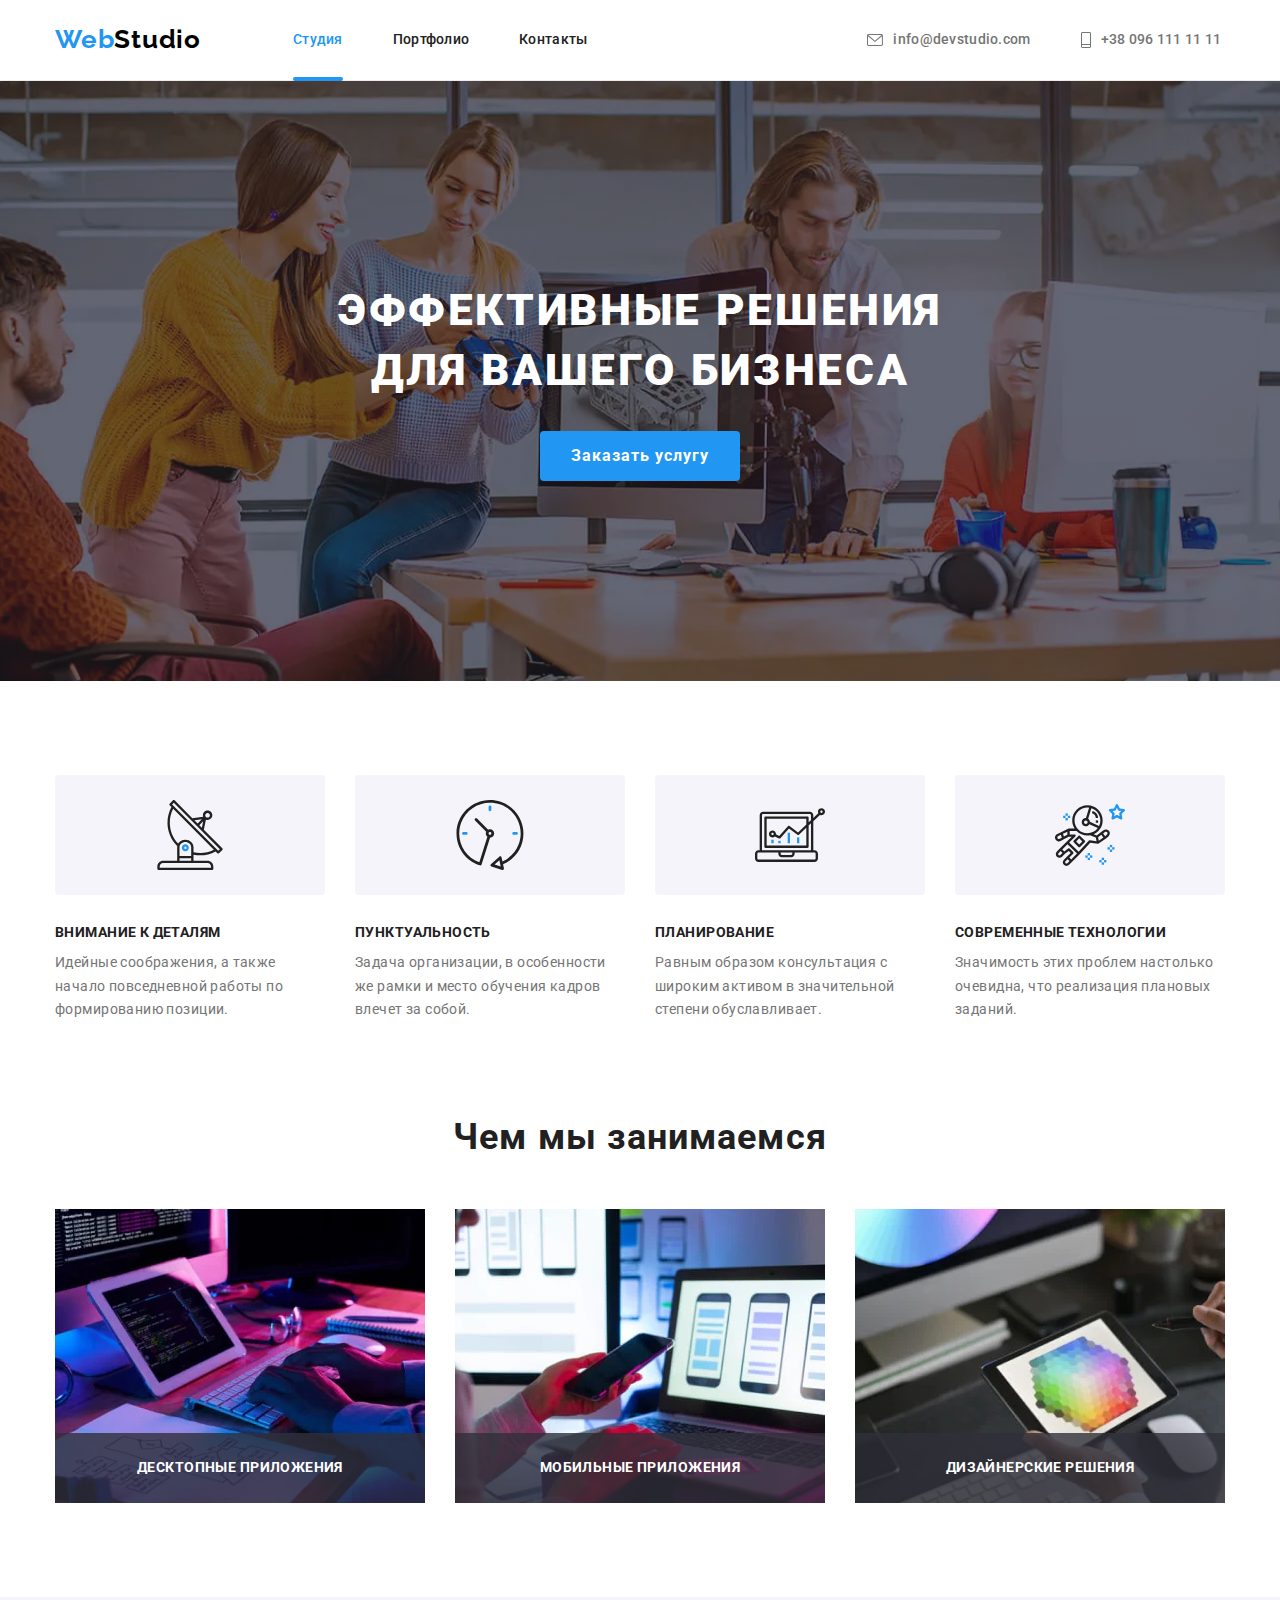
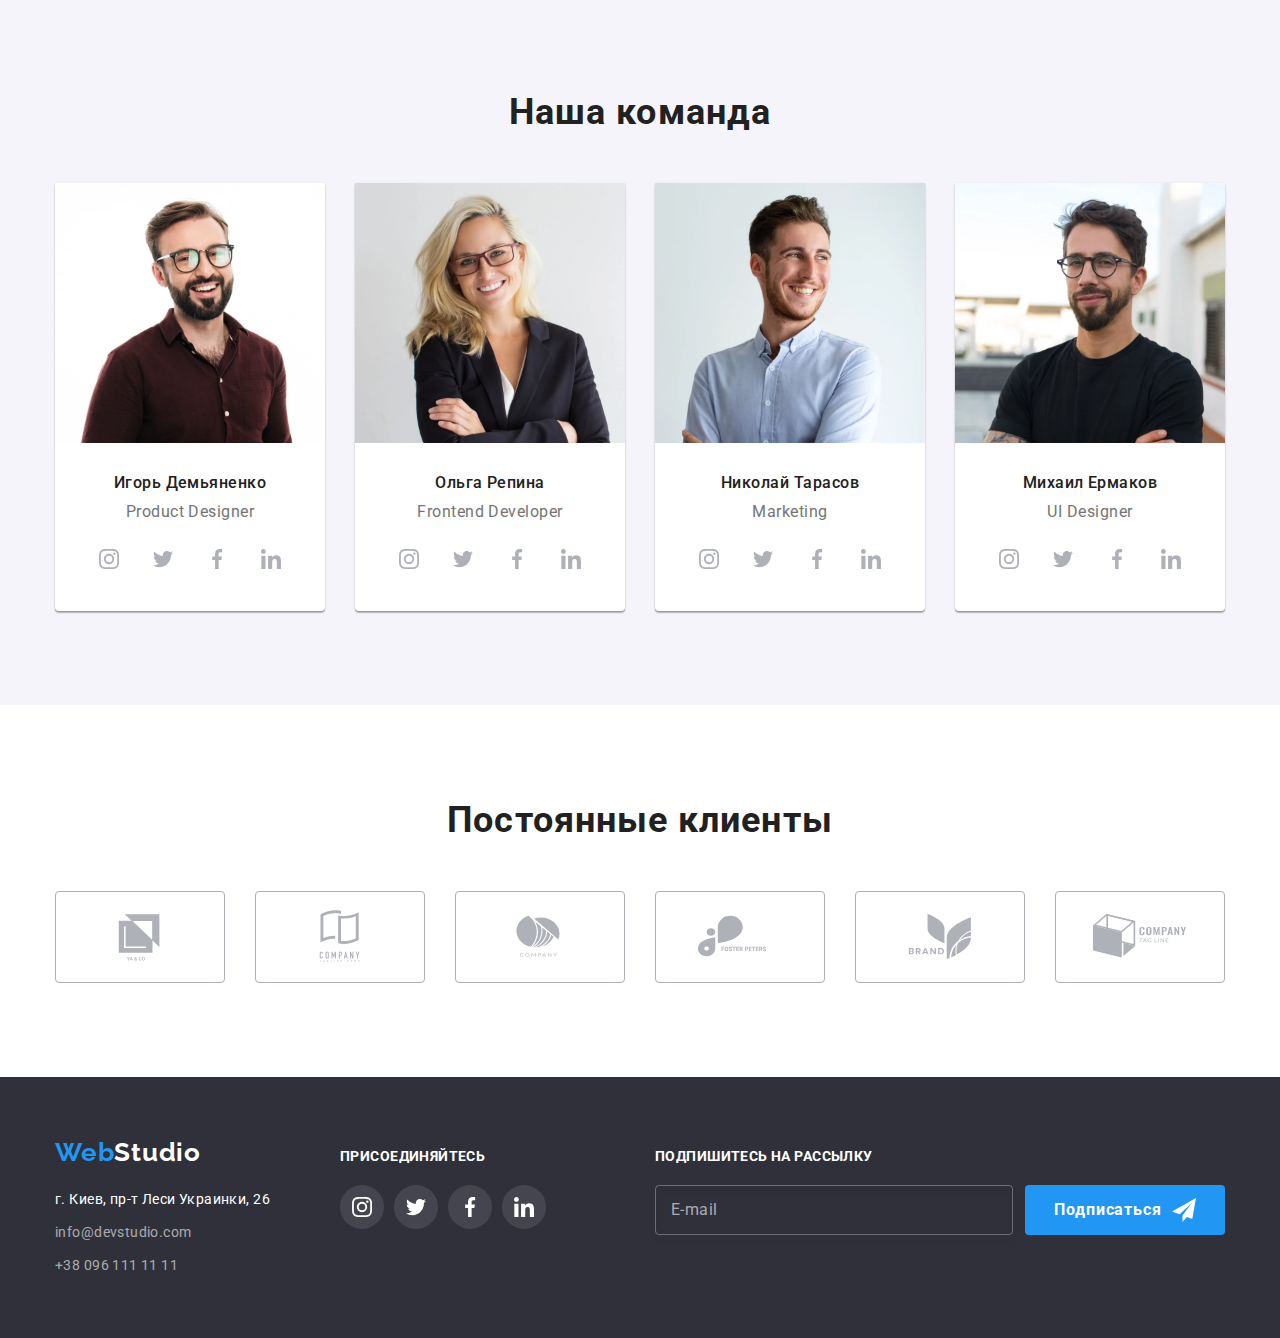
<file: index.html>
<!DOCTYPE html>
<html lang="ru">

<head>
    <meta charset="UTF-8">
    <meta http-equiv="X-UA-Compatible" content="IE=edge">
    <meta name="viewport" content="width=device-width, initial-scale=1.0">
    <title>WebStudio</title>
    <link
        href="https://fonts.googleapis.com/css2?family=Raleway:wght@700&family=Roboto:wght@400;500;700;900&display=swap"
        rel="stylesheet">
    <link rel="stylesheet"
        href="https://cdnjs.cloudflare.com/ajax/libs/modern-normalize/1.0.0/modern-normalize.min.css">

    <link rel="stylesheet" href="https://cdnjs.cloudflare.com/ajax/libs/animate.css/4.1.1/animate.min.css" />

    <link rel="stylesheet" href="./css/main.min.css">
</head>

<body>
    <!--Шапка сторінки-->
    <header class="page-header">
        <div class="container page-header__container">
            <nav class="navigation">
                <a class="logo page-header__logo" href="./index.html">
                    Web<span class="page-header__logo page-header__logo--black">Studio</span></a>

                <button type="button" class="mobile-menu__button" aria-expanded="false" aria-controls="menu-container"
                    data-mobile-menu__button>
                    <svg width="40" height="40" aria-label="Переключение мобильного меню">

                        <use class="mobile-menu__icon mobile-menu__icon--close"
                            href="./images/icons/sprite.svg#icon-mobile-menu-close"></use>
                        <use class="mobile-menu__icon mobile-menu__icon--open"
                            href="./images/icons/sprite.svg#icon-mobile-menu"></use>
                    </svg>
                </button>

                <div class="mobile-menu__container" id="menu-container" data-menu>

                    <ul class="navigation__list">
                        <li class="navigation__item">
                            <a class="navigation__link navigation__link--current" href="./">Студия</a>
                        </li>
                        <li class="navigation__item">
                            <a class="navigation__link" href="./portfolio.html">Портфолио</a>
                        </li>
                        <li class="navigation__item">
                            <a class="navigation__link" href="">Контакты</a>
                        </li>
                    </ul>

                    <ul class="contacts page-header__contacts">
                        <li class="contacts__item">
                            <a class="contacts__link" href="mailto:info@devstudio.com">
                                <svg class="contacts-icon contacts-icon--emil" width="16" height="12">
                                    <use href="./images/icons/sprite.svg#icon-email"></use>
                                </svg>
                                info@devstudio.com</a>
                        </li>
                        <li class="contacts__item">
                            <a class="contacts__link contacts__link--mobile" href="tel:+380961111111">
                                <svg class="contacts-icon contacts-icon--tel" width="10" height="16">
                                    <use href="./images/icons/sprite.svg#icon-phone"></use>
                                </svg>
                                +38 096 111 11 11</a>
                        </li>
                    </ul>

                    <ul class="page-header__social-list">
                        <li class="page-header__social-item">
                            <a href="https://www.instagram.com/" class="page-header__social-link" target="_blank" 
                            rel="noreferrer noopener">Instagram</a>
                        </li>
                        <li class="page-header__social-item">
                            <a href="https://twitter.com/" class="page-header__social-link" target="_blank" 
                            rel="noreferrer noopener">Twitter</a>
                        </li>
                        <li class="page-header__social-item">
                            <a href="https://www.facebook.com/" class="page-header__social-link" target="_blank" 
                            rel="noreferrer noopener">Facebook</a>
                        </li>
                        <li class="page-header__social-item">
                            <a href="https://www.linkedin.com/" class="page-header__social-link" target="_blank" 
                            rel="noreferrer noopener">LinkedIn</a>
                        </li>
                    </ul>

                </div>

            </nav>
        </div>
    </header>

    <main class="main-content">
        <!--Секція Герой-->
        <section class="section-hero">
            <div class="container section-hero__container">
                <h1 class="section-hero__title animate__animated animate__backInDown">ЭФФЕКТИВНЫЕ РЕШЕНИЯ ДЛЯ ВАШЕГО
                    БИЗНЕСА</h1>
                <button class="button" type="button" data-modal-open>Заказать услугу</button>

                <!-- Модальне вікно -->

                <div class="backdrop is-hidden" data-modal>
                    <div class="modal">
                        <button class="modal__button" type="button" data-modal-close>
                            <svg class="modal__icon" width="18" height="18">
                                <use href="./images/icons/sprite.svg#icon-close"></use>
                            </svg>
                        </button>

                        <!-- Форма модального вікна -->

                        <form class="modal-form" autocomplete="off">
                            <b class="modal-form__title">Оставьте свои данные, мы вам перезвоним</b>

                            <label class="modal-form__label">Имя
                                <svg class="modal-form__icon" width="18" height="18">
                                    <use href="./images/icons/sprite.svg#icon-person-form"></use>
                                </svg>
                                <input type="text" class="modal-form__input" name="username" autofocus required>
                            </label>

                            <label class="modal-form__label">Телефон
                                <svg class="modal-form__icon" width="18" height="18">
                                    <use href="./images/icons/sprite.svg#icon-phone-form"></use>
                                </svg>
                                <input type="tel" class="modal-form__input" name="phone" required>
                            </label>

                            <label class="modal-form__label">Почта
                                <svg class="modal-form__icon" width="18" height="18">
                                    <use href="./images/icons/sprite.svg#icon-email-form"></use>
                                </svg>
                                <input type="email" class="modal-form__input" name="email" required>
                            </label>

                            <label class="modal-form__label modal-form__label--down" for="coments">Комментарий</label>
                            <textarea name="coments" id="coments" class="modal-form__input modal-form__input--comment"
                                cols="20" rows="8" placeholder="Введите текст"></textarea>

                            <label class="modal-form__label modal-form__label--confidentiality">
                                <input type="checkbox"
                                    class="modal-form__input modal-form__input--confidentiality visually-hidden"
                                    name="check-policy">
                                <span class="modal-form__checkbox"></span>
                                <span class="modal-form__text">Соглашаюсь с рассылкой и принимаю
                                    <a href="" class="modal-form__link">Условия договора</a>
                                </span>

                            </label>

                            <button type="submit" class="button">Отправить</button>

                        </form>
                    </div>
                </div>

            </div>
        </section>

        <!--Секція Переваги-->
        <section class="section-benefits">
            <div class="container section-benefits__container">
                <h2 class="title visually-hidden">Преимущества</h2>

                <ul class="section-benefits__list">
                    <li class="section-benefits__item">
                        <div class="section-benefits__box">
                            <svg class="section-benefits__icon" width="70" height="70">
                                <use href="./images/icons/sprite.svg#icon-antenna"></use>
                            </svg>
                        </div>
                        <h3 class="section-benefits__subtitle">ВНИМАНИЕ К ДЕТАЛЯМ</h3>
                        <p class="section-benefits__text">Идейные соображения, а также начало повседневной работы по
                            формированию
                            позиции.</p>
                    </li>

                    <li class="section-benefits__item">
                        <div class="section-benefits__box">
                            <svg class="section-benefits__icon" width="70" height="70">
                                <use href="./images/icons/sprite.svg#icon-clock"></use>
                            </svg>
                        </div>
                        <h3 class="section-benefits__subtitle">ПУНКТУАЛЬНОСТЬ</h3>
                        <p class="section-benefits__text">Задача организации, в особенности же рамки и место обучения
                            кадров
                            влечет за
                            собой.</p>
                    </li>

                    <li class="section-benefits__item">
                        <div class="section-benefits__box">
                            <svg class="section-benefits__icon" width="70" height="70">
                                <use href="./images/icons/sprite.svg#icon-diagram"></use>
                            </svg>
                        </div>
                        <h3 class="section-benefits__subtitle">ПЛАНИРОВАНИЕ</h3>
                        <p class="section-benefits__text">Равным образом консультация с широким активом в значительной
                            степени
                            обуславливает.</p>
                    </li>

                    <li class="section-benefits__item">
                        <div class="section-benefits__box">
                            <svg class="section-benefits__icon" width="70" height="70">
                                <use href="./images/icons/sprite.svg#icon-astronaut"></use>
                            </svg>
                        </div>
                        <h3 class="section-benefits__subtitle">СОВРЕМЕННЫЕ ТЕХНОЛОГИИ</h3>
                        <p class="section-benefits__text">Значимость этих проблем настолько очевидна, что реализация
                            плановых
                            заданий.
                        </p>
                    </li>
                </ul>

            </div>
        </section>

        <!--Чим займаємось-фото-->
        <section class="section-work">
            <div class="container section-work__container">
                <h2 class="title">Чем мы занимаемся</h2>
                <ul class="section-work__list">

                    <li class="section-work__item">
                        <div class="section-work__thumb">
                            <picture>
                                <source srcset="./images/our_work/coding.webp 1x, 
                                ./images/our_work/coding@2x.webp 2x, 
                                ./images/our_work/coding@3x.webp 3x" type="image/webp">

                                <source srcset="./images/our_work/coding.jpg 1x, 
                                ./images/our_work/coding@2x.jpg 2x, 
                                ./images/our_work/coding@3x.jpg 3x" type="image/jpg">

                                <img class="section-work__img" src="./images/our_work/coding.jpg" 
                                alt="Верстка веб-сторінки"
                                width="370" height="295">
                            </picture>
                            
                            <p class="section-work__name">ДЕСКТОПНЫЕ ПРИЛОЖЕНИЯ</p>
                        </div>
                    </li>

                    <li class="section-work__item">
                        <div class="section-work__thumb">
                            <picture>
                                <source srcset="./images/our_work/adaptation.webp 1x,
                                ./images/our_work/adaptation@2x.webp 2x,
                                ./images/our_work/adaptation@3x.webp 3x" type="image/webp">

                                <source srcset="./images/our_work/adaptation.jpg 1x,
                                ./images/our_work/adaptation@2x.jpg 2x,
                                ./images/our_work/adaptation@3x.jpg 3x" type="image/jpg">

                                <img class="section-work__img" src="./images/our_work/adaptation.jpg"
                                alt="Адаптація сайту для різних десктопів" width="370" height="295">
                            </picture>
                            
                            <p class="section-work__name">МОБИЛЬНЫЕ ПРИЛОЖЕНИЯ</p>
                        </div>
                    </li>

                    <li class="section-work__item">
                        <div class="section-work__thumb">
                            <picture>
                                <source srcset="./images/our_work/design.webp 1x,
                                ./images/our_work/design@2x.webp 2x,
                                ./images/our_work/design@3x.webp 3x" type="image/webp">

                                <source srcset="./images/our_work/design.jpg 1x,
                                ./images/our_work/design@2x.jpg 2x,
                                ./images/our_work/design@3x.jpg 3x" type="image/jpg">

                                <img class="section-work__img" src="./images/our_work/design.jpg"
                                alt="Робота з кольоровою гамою для дизайну" width="370" height="295">
                            </picture>
                            
                            <p class="section-work__name">ДИЗАЙНЕРСКИЕ РЕШЕНИЯ</p>
                        </div>
                    </li>

                </ul>
            </div>
        </section>

        <!--Команда-->
        <section class="section-team">
            <div class="container section-team__container">
                <h2 class="title">Наша команда</h2>

                <ul class="section-team__list">
                    <li class="section-team__item">
                        <div class="section-team__box">

                            <picture>
                            <!-- Зображення для десктопів -->
                                <source media="(min-width: 1200px)" type="image/webp"
                                srcset="./images/team/demyanenko-desk.webp 1x, 
                                ./images/team/demyanenko-desk@2x.webp 2x, 
                                ./images/team/demyanenko-desk@3x.webp 3x">

                                <source media="(min-width: 1200px)" type="image/jpeg"
                                srcset="./images/team/demyanenko-desk.jpg 1x, 
                                ./images/team/demyanenko-desk@2x.jpg 2x, 
                                ./images/team/demyanenko-desk@3x.jpg 3x">

                            <!-- Зображення для планшетів -->
                                <source media="(min-width: 768px)" type="image/webp"
                                srcset="./images/team/demyanenko-tab.webp 1x, 
                                ./images/team/demyanenko-tab@2x.webp 2x, 
                                ./images/team/demyanenko-tab@3x.webp 3x">

                                <source media="(min-width: 768px)" type="image/jpeg"
                                srcset="./images/team/demyanenko-tab.jpg 1x, 
                                ./images/team/demyanenko-tab@2x.jpg 2x, 
                                ./images/team/demyanenko-tab@3x.jpg 3x">

                            <!-- Зображення для mobile -->
                                <source media="(max-width: 767px)" type="image/webp"
                                srcset="./images/team/demyanenko-mob.webp 1x, 
                                ./images/team/demyanenko-mob@2x.webp 2x, 
                                ./images/team/demyanenko-mob@3x.webp 3x">

                                <source media="(max-width: 767px)" type="image/jpeg"
                                srcset="./images/team/demyanenko-mob.jpg 1x, 
                                ./images/team/demyanenko-mob@2x.jpg 2x, 
                                ./images/team/demyanenko-mob@3x.jpg 3x">

                                <img class="section-team__img" src="./images/team/demyanenko-mob.jpg"
                                alt="Продакт менеджер Игорь Демьяненко" width="450" height="460" loading="lazy">
                            </picture>

                            <h3 class="section-team__subtitle">Игорь Демьяненко</h3>
                            <p class="section-team__position" lang="en">Product Designer</p>

                            <ul class="social-networks">
                                <li class="social-networks__item">
                                    <a class="social-networks__link" href="https://www.instagram.com/" target="_blank"
                                        rel="noreferrer noopener" aria-label="Иконка Инстаграма">
                                        <svg class="social-networks__icon" width="20" height="20">
                                            <use href="./images/icons/sprite.svg#icon-instagram"></use>
                                        </svg>
                                    </a>
                                </li>

                                <li class="social-networks__item">
                                    <a class="social-networks__link" href="https://twitter.com/" target="_blank"
                                        rel="noreferrer noopener" aria-label="Иконка Твиттера">
                                        <svg class="social-networks__icon" width="20" height="20">
                                            <use href="./images/icons/sprite.svg#icon-twitter"></use>
                                        </svg>
                                    </a>
                                </li>

                                <li class="social-networks__item">
                                    <a class="social-networks__link" href="https://www.facebook.com/" target="_blank"
                                        rel="noreferrer noopener" aria-label="Иконка Фейсбука">
                                        <svg class="social-networks__icon" width="20" height="20">
                                            <use href="./images/icons/sprite.svg#icon-facebook"></use>
                                        </svg>
                                    </a>
                                </li>

                                <li class="social-networks__item">
                                    <a class="social-networks__link" href="https://www.linkedin.com/" target="_blank"
                                        rel="noreferrer noopener" aria-label="Иконка Линкедина">
                                        <svg class="social-networks__icon" width="20" height="20">
                                            <use href="./images/icons/sprite.svg#icon-linkedin"></use>
                                        </svg>
                                    </a>
                                </li>
                            </ul>

                        </div>
                    </li>

                    <li class="section-team__item">
                        <div class="section-team__box">

                            <picture>
                            <!-- Зображення для десктопів -->
                                <source media="(min-width: 1200px)" type="image/webp"
                                srcset="./images/team/repina-desk.webp 1x, 
                                ./images/team/repina-desk@2x.webp 2x, 
                                ./images/team/repina-desk@3x.webp 3x">

                                <source media="(min-width: 1200px)" type="image/jpeg"
                                srcset="./images/team/repina-desk.jpg 1x, 
                                ./images/team/repina-desk@2x.jpg 2x, 
                                ./images/team/repina-desk@3x.jpg 3x">

                            <!-- Зображення для планшетів -->
                                <source media="(min-width: 768px)" type="image/webp"
                                srcset="./images/team/repina-tab.webp 1x, 
                                ./images/team/repina-tab@2x.webp 2x, 
                                ./images/team/repina-tab@3x.webp 3x">

                                <source media="(min-width: 768px)" type="image/jpeg"
                                srcset="./images/team/repina-tab.jpg 1x, 
                                ./images/team/repina-tab@2x.jpg 2x, 
                                ./images/team/repina-tab@3x.jpg 3x">

                            <!-- Зображення для mobile -->
                                <source media="(max-width: 767px)" type="image/webp"
                                srcset="./images/team/repina-mob.webp 1x, 
                                ./images/team/repina-mob@2x.webp 2x, 
                                ./images/team/repina-mob@3x.webp 3x">

                                <source media="(max-width: 767px)" type="image/jpeg"
                                srcset="./images/team/repina-mob.jpg 1x, 
                                ./images/team/repina-mob@2x.jpg 2x, 
                                ./images/team/repina-mob@3x.jpg 3x">

                                <img class="section-team__img" src="./images/team/repina-mob.jpg"
                                alt="Фронтенд-разработчик Ольга Репина" width="450" height="460" loading="lazy">
                            </picture>
                            
                            <h3 class="section-team__subtitle">Ольга Репина</h3>
                            <p class="section-team__position" lang="en">Frontend Developer</p>

                            <ul class="social-networks">
                                <li class="social-networks__item">
                                    <a class="social-networks__link" href="https://www.instagram.com/" target="_blank"
                                        rel="noreferrer noopener" aria-label="Иконка Инстаграма">
                                        <svg class="social-networks__icon" width="20" height="20">
                                            <use href="./images/icons/sprite.svg#icon-instagram"></use>
                                        </svg>
                                    </a>
                                </li>

                                <li class="social-networks__item">
                                    <a class="social-networks__link" href="https://twitter.com/" target="_blank"
                                        rel="noreferrer noopener" aria-label="Иконка Твиттера">
                                        <svg class="social-networks__icon" width="20" height="20">
                                            <use href="./images/icons/sprite.svg#icon-twitter"></use>
                                        </svg>
                                    </a>
                                </li>

                                <li class="social-networks__item">
                                    <a class="social-networks__link" href="https://www.facebook.com/" target="_blank"
                                        rel="noreferrer noopener" aria-label="Иконка Фейсбука">
                                        <svg class="social-networks__icon" width="20" height="20">
                                            <use href="./images/icons/sprite.svg#icon-facebook"></use>
                                        </svg>
                                    </a>
                                </li>

                                <li class="social-networks__item">
                                    <a class="social-networks__link" href="https://www.linkedin.com/" target="_blank"
                                        rel="noreferrer noopener" aria-label="Иконка Линкедина">
                                        <svg class="social-networks__icon" width="20" height="20">
                                            <use href="./images/icons/sprite.svg#icon-linkedin"></use>
                                        </svg>
                                    </a>
                                </li>
                            </ul>

                        </div>
                    </li>

                    <li class="section-team__item">
                        <div class="section-team__box">

                            <picture>
                            <!-- Зображення для десктопів -->
                                <source media="(min-width: 1200px)" type="image/webp"
                                srcset="./images/team/tarasov-desk.webp 1x, 
                                ./images/team/tarasov-desk@2x.webp 2x, 
                                ./images/team/tarasov-desk@3x.webp 3x">

                                <source media="(min-width: 1200px)" type="image/jpeg"
                                srcset="./images/team/tarasov-desk.jpg 1x, 
                                ./images/team/tarasov-desk@2x.jpg 2x, 
                                ./images/team/tarasov-desk@3x.jpg 3x">

                            <!-- Зображення для планшетів -->
                                <source media="(min-width: 768px)" type="image/webp"
                                srcset="./images/team/tarasov-tab.webp 1x, 
                                ./images/team/tarasov-tab@2x.webp 2x, 
                                ./images/team/tarasov-tab@3x.webp 3x">

                                <source media="(min-width: 768px)" type="image/jpeg"
                                srcset="./images/team/tarasov-tab.jpg 1x, 
                                ./images/team/tarasov-tab@2x.jpg 2x, 
                                ./images/team/tarasov-tab@3x.jpg 3x">

                            <!-- Зображення для mobile -->
                                <source media="(max-width: 767px)" type="image/webp"
                                srcset="./images/team/tarasov-mob.webp 1x, 
                                ./images/team/tarasov-mob@2x.webp 2x, 
                                ./images/team/tarasov-mob@3x.webp 3x">

                                <source media="(max-width: 767px)" type="image/jpeg"
                                srcset="./images/team/tarasov-mob.jpg 1x, 
                                ./images/team/tarasov-mob@2x.jpg 2x, 
                                ./images/team/tarasov-mob@3x.jpg 3x">

                                <img class="section-team__img" src="./images/team/tarasov-mob.jpg"
                                alt="Маркетолог Николай Тарасов" width="450" height="460" loading="lazy">
                            </picture>
                            
                            <h3 class="section-team__subtitle">Николай Тарасов</h3>
                            <p class="section-team__position" lang="en">Marketing</p>

                            <ul class="social-networks">
                                <li class="social-networks__item">
                                    <a class="social-networks__link" href="https://www.instagram.com/" target="_blank"
                                        rel="noreferrer noopener" aria-label="Иконка Инстаграма">
                                        <svg class="social-networks__icon" width="20" height="20">
                                            <use href="./images/icons/sprite.svg#icon-instagram"></use>
                                        </svg>
                                    </a>
                                </li>

                                <li class="social-networks__item">
                                    <a class="social-networks__link" href="https://twitter.com/" target="_blank"
                                        rel="noreferrer noopener" aria-label="Иконка Твиттера">
                                        <svg class="social-networks__icon" width="20" height="20">
                                            <use href="./images/icons/sprite.svg#icon-twitter"></use>
                                        </svg>
                                    </a>
                                </li>

                                <li class="social-networks__item">
                                    <a class="social-networks__link" href="https://www.facebook.com/" target="_blank"
                                        rel="noreferrer noopener" aria-label="Иконка Фейсбука">
                                        <svg class="social-networks__icon" width="20" height="20">
                                            <use href="./images/icons/sprite.svg#icon-facebook"></use>
                                        </svg>
                                    </a>
                                </li>

                                <li class="social-networks__item">
                                    <a class="social-networks__link" href="https://www.linkedin.com/" target="_blank"
                                        rel="noreferrer noopener" aria-label="Иконка Линкедина">
                                        <svg class="social-networks__icon" width="20" height="20">
                                            <use href="./images/icons/sprite.svg#icon-linkedin"></use>
                                        </svg>
                                    </a>
                                </li>
                            </ul>

                        </div>
                    </li>

                    <li class="section-team__item">
                        <div class="section-team__box">

                            <picture>
                            <!-- Зображення для десктопів -->
                                <source media="(min-width: 1200px)" type="image/webp"
                                srcset="./images/team/yermakov-desk.webp 1x, 
                                ./images/team/yermakov-desk@2x.webp 2x, 
                                ./images/team/yermakov-desk@3x.webp 3x">

                                <source media="(min-width: 1200px)" type="image/jpeg"
                                srcset="./images/team/yermakov-desk.jpg 1x, 
                                ./images/team/yermakov-desk@2x.jpg 2x, 
                                ./images/team/yermakov-desk@3x.jpg 3x">

                            <!-- Зображення для планшетів -->
                                <source media="(min-width: 768px)" type="image/webp"
                                srcset="./images/team/yermakov-tab.webp 1x, 
                                ./images/team/yermakov-tab@2x.webp 2x, 
                                ./images/team/yermakov-tab@3x.webp 3x">

                                <source media="(min-width: 768px)" type="image/jpeg"
                                srcset="./images/team/yermakov-tab.jpg 1x, 
                                ./images/team/yermakov-tab@2x.jpg 2x, 
                                ./images/team/yermakov-tab@3x.jpg 3x">

                            <!-- Зображення для mobile -->
                                <source media="(max-width: 767px)" type="image/webp"
                                srcset="./images/team/yermakov-mob.webp 1x, 
                                ./images/team/yermakov-mob@2x.webp 2x, 
                                ./images/team/yermakov-mob@3x.webp 3x">

                                <source media="(max-width: 767px)" type="image/jpeg"
                                srcset="./images/team/yermakov-mob.jpg 1x, 
                                ./images/team/yermakov-mob@2x.jpg 2x, 
                                ./images/team/yermakov-mob@3x.jpg 3x">

                                <img class="section-team__img" src="./images/team/yermakov-mob.jpg"
                                alt="Дизайнер Михаил Ермаков" width="450" height="460" loading="lazy">
                            </picture>
                            
                            <h3 class="section-team__subtitle">Михаил Ермаков</h3>
                            <p class="section-team__position" lang="en">UI Designer</p>

                            <ul class="social-networks">
                                <li class="social-networks__item">
                                    <a class="social-networks__link" href="https://www.instagram.com/" target="_blank"
                                        rel="noreferrer noopener" aria-label="Иконка Инстаграма">
                                        <svg class="social-networks__icon" width="20" height="20">
                                            <use href="./images/icons/sprite.svg#icon-instagram"></use>
                                        </svg>
                                    </a>
                                </li>

                                <li class="social-networks__item">
                                    <a class="social-networks__link" href="https://twitter.com/" target="_blank"
                                        rel="noreferrer noopener" aria-label="Иконка Твиттера">
                                        <svg class="social-networks__icon" width="20" height="20">
                                            <use href="./images/icons/sprite.svg#icon-twitter"></use>
                                        </svg>
                                    </a>
                                </li>

                                <li class="social-networks__item">
                                    <a class="social-networks__link" href="https://www.facebook.com/" target="_blank"
                                        rel="noreferrer noopener" aria-label="Иконка Фейсбука">
                                        <svg class="social-networks__icon" width="20" height="20">
                                            <use href="./images/icons/sprite.svg#icon-facebook"></use>
                                        </svg>
                                    </a>
                                </li>

                                <li class="social-networks__item">
                                    <a class="social-networks__link" href="https://www.linkedin.com/" target="_blank"
                                        rel="noreferrer noopener" aria-label="Иконка Линкедина">
                                        <svg class="social-networks__icon" width="20" height="20">
                                            <use href="./images/icons/sprite.svg#icon-linkedin"></use>
                                        </svg>
                                    </a>
                                </li>
                            </ul>
                        </div>

                    </li>
                </ul>

            </div>
        </section>

        <!-- Клієнти -->
        <section class="section-clients">
            <div class="container section-clients__container">
                <h2 class="title">Постоянные клиенты</h2>

                <ul class="section-clients__list">
                    <li class="section-clients__item">
                        <a class="section-clients__link" href="">
                            <svg class="section-clients__icon" width="106" height="60">
                                <use href="./images/icons/sprite.svg#icon-logo-1"></use>
                            </svg>
                        </a>
                    </li>

                    <li class="section-clients__item">
                        <a class="section-clients__link" href="">
                            <svg class="section-clients__icon" width="106" height="60">
                                <use href="./images/icons/sprite.svg#icon-logo-2"></use>
                            </svg>
                        </a>
                    </li>
                    <li class="section-clients__item">
                        <a class="section-clients__link" href="">
                            <svg class="section-clients__icon" width="106" height="60">
                                <use href="./images/icons/sprite.svg#icon-logo-3"></use>
                            </svg>
                        </a>
                    </li>

                    <li class="section-clients__item">
                        <a class="section-clients__link" href="">
                            <svg class="section-clients__icon" width="106" height="60">
                                <use href="./images/icons/sprite.svg#icon-logo-4"></use>
                            </svg>
                        </a>
                    </li>

                    <li class="section-clients__item">
                        <a class="section-clients__link" href="">
                            <svg class="section-clients__icon" width="106" height="60">
                                <use href="./images/icons/sprite.svg#icon-logo-5"></use>
                            </svg>
                        </a>
                    </li>

                    <li class="section-clients__item">
                        <a class="section-clients__link" href="">
                            <svg class="section-clients__icon" width="106" height="60">
                                <use href="./images/icons/sprite.svg#icon-logo-6"></use>
                            </svg>
                        </a>
                    </li>
                </ul>

            </div>
        </section>

    </main>

    <!--Футер-->
    <footer class="page-footer">
        <div class="container page-footer__container">

            <div class="container-flex">
                <div class="footer-address">
                    <a class="logo page-footer__logo" href="">
                        Web<span class="page-footer__logo page-footer__logo--white">Studio</span></a>
                    <address class="footer-address__location">г. Киев, пр-т Леси Украинки, 26</address>
                    <ul class="footer-address__list">
                        <li class="footer-address__item">
                            <a class="footer-address__link" href="mailto:info@devstudio.com">info@devstudio.com</a>
                        </li>
                        <li class="footer-address__item">
                            <a class="footer-address__link" href="tel:+380961111111">+38 096 111 11 11</a>
                        </li>
                    </ul>
                </div>

                <div class="footer-social-networks">
                    <h2 class="footer-social-networks__title">ПРИСОЕДИНЯЙТЕСЬ</h2>

                    <ul class="social-networks social-networks--block">
                        <li class="social-networks__item">
                            <a class="social-networks__link social-networks__link--colors"
                                href="https://www.instagram.com/" target="_blank" rel="noreferrer noopener"
                                aria-label="Иконка Инстаграма">
                                <svg class="social-networks__icon" width="20" height="20">
                                    <use href="./images/icons/sprite.svg#icon-instagram"></use>
                                </svg>
                            </a>
                        </li>

                        <li class="social-networks__item">
                            <a class="social-networks__link social-networks__link--colors" href="https://twitter.com/"
                                target="_blank" rel="noreferrer noopener" aria-label="Иконка Твиттера">
                                <svg class="social-networks__icon" width="20" height="20">
                                    <use href="./images/icons/sprite.svg#icon-twitter"></use>
                                </svg>
                            </a>
                        </li>

                        <li class="social-networks__item">
                            <a class="social-networks__link social-networks__link--colors"
                                href="https://www.facebook.com/" target="_blank" rel="noreferrer noopener"
                                aria-label="Иконка Фейсбука">
                                <svg class="social-networks__icon" width="20" height="20">
                                    <use href="./images/icons/sprite.svg#icon-facebook"></use>
                                </svg>
                            </a>
                        </li>

                        <li class="social-networks__item">
                            <a class="social-networks__link social-networks__link--colors"
                                href="https://www.linkedin.com/" target="_blank" rel="noreferrer noopener"
                                aria-label="Иконка Линкедина">
                                <svg class="social-networks__icon" width="20" height="20">
                                    <use href="./images/icons/sprite.svg#icon-linkedin"></use>
                                </svg>
                            </a>
                        </li>
                    </ul>
                </div>
            </div>

            <!-- Форма підписки -->

            <div class="footer-form">
                <form class="subscription-form" autocomplete="off">
                    <strong class="subscription-form__title">Подпишитесь на рассылку</strong>
                    <div class="subscription-form__container">
                        <label class="subscription-form__label">
                            <input type="email" name="subscription" class="subscription-form__input" placeholder=" "
                                required>
                            <span class="subscription-form__text subscription-form__text--up">E-mail</span>
                        </label>
                        <button type="submit" class="button footer-form__button">Подписаться
                            <svg class="button__icon button__icon--start button__icon--end" width="24" height="24">
                                <use href="./images/icons/sprite.svg#icon-letter"></use>
                            </svg>
                        </button>
                    </div>

                </form>
            </div>
        </div>

    </footer>

    <script src="./js/mobile-menu.js"></script>
    <script src="./js/modal.js"></script>

</body>

</html>
</file>
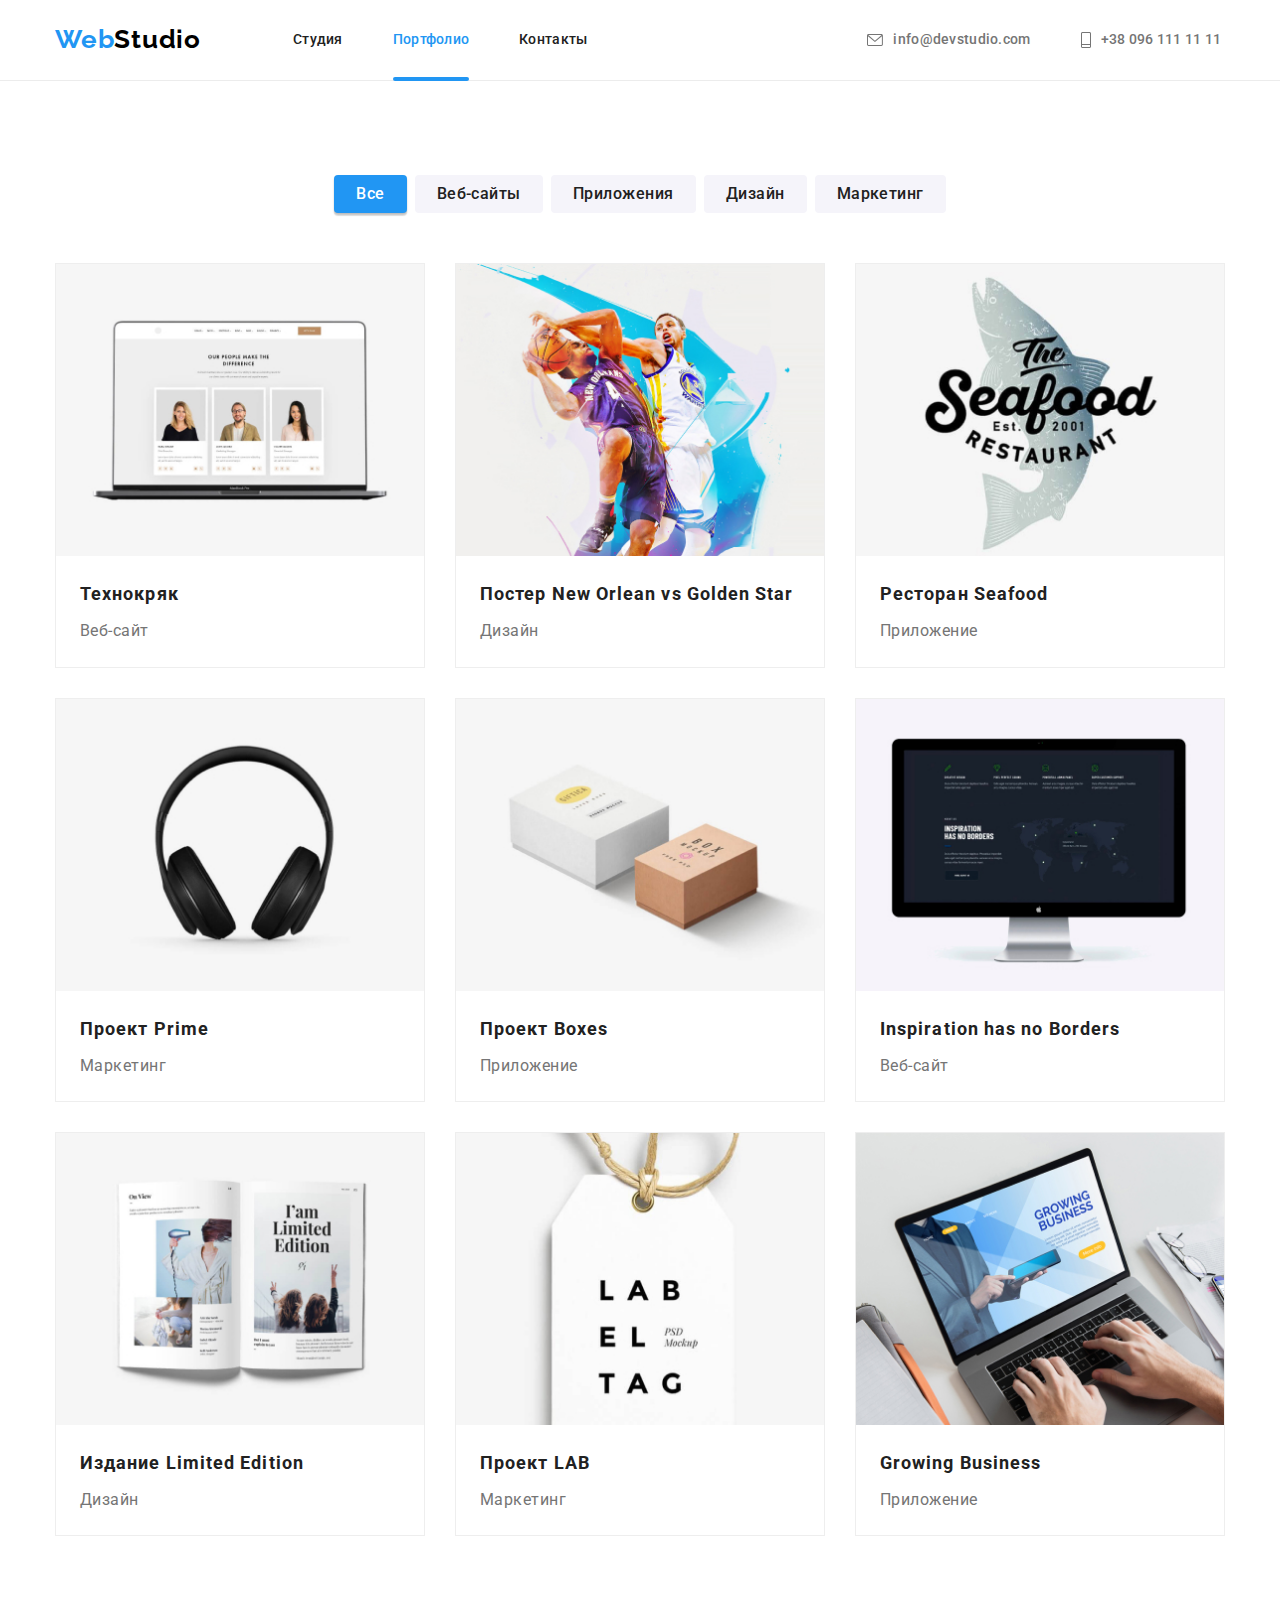
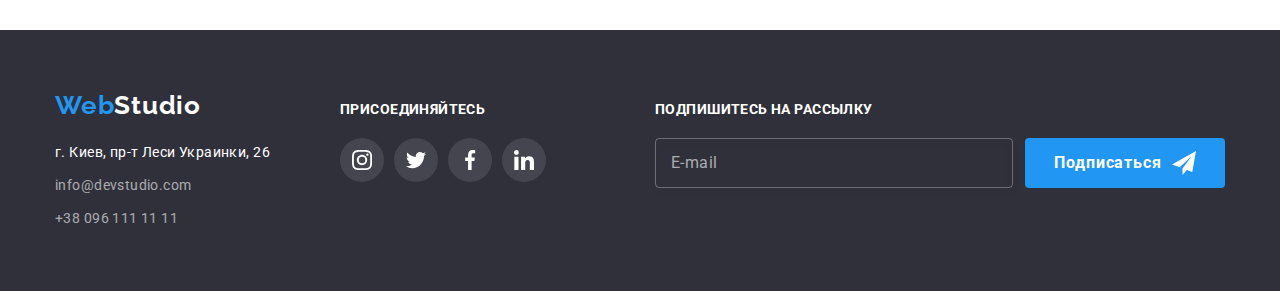
<file: portfolio.html>
<!DOCTYPE html>
<html lang="ru">

<head>
    <meta charset="UTF-8">
    <meta http-equiv="X-UA-Compatible" content="IE=edge">
    <meta name="viewport" content="width=device-width, initial-scale=1.0">
    <title>WebStudio</title>
    <link
        href="https://fonts.googleapis.com/css2?family=Raleway:wght@700&family=Roboto:wght@400;500;700;900&display=swap"
        rel="stylesheet">
    <link rel="stylesheet"
        href="https://cdnjs.cloudflare.com/ajax/libs/modern-normalize/1.0.0/modern-normalize.min.css">

    <link rel="stylesheet" href="./css/main.min.css">
</head>

<body>

    </header>
    <!--Шапка сторінки-->
    <header class="page-header">
        <div class="container page-header__container">
            <nav class="navigation">
                <a class="logo page-header__logo" href="./index.html">
                    Web<span class="page-header__logo page-header__logo--black">Studio</span></a>

                <button type="button" class="mobile-menu__button" aria-expanded="false" aria-controls="menu-container"
                    data-mobile-menu__button>
                    <svg width="40" height="40" aria-label="Переключение мобильного меню">

                        <use class="mobile-menu__icon mobile-menu__icon--close"
                            href="./images/icons/sprite.svg#icon-mobile-menu-close"></use>
                        <use class="mobile-menu__icon mobile-menu__icon--open"
                            href="./images/icons/sprite.svg#icon-mobile-menu"></use>
                    </svg>
                </button>

                <div class="mobile-menu__container" id="menu-container" data-menu>

                    <ul class="navigation__list">
                        <li class="navigation__item">
                            <a class="navigation__link" href="./">Студия</a>
                        </li>
                        <li class="navigation__item">
                            <a class="navigation__link navigation__link--current" href="./portfolio.html">Портфолио</a>
                        </li>
                        <li class="navigation__item">
                            <a class="navigation__link" href="">Контакты</a>
                        </li>
                    </ul>

                    <ul class="contacts page-header__contacts">
                        <li class="contacts__item">
                            <a class="contacts__link" href="mailto:info@devstudio.com">
                                <svg class="contacts-icon contacts-icon--emil" width="16" height="12">
                                    <use href="./images/icons/sprite.svg#icon-email"></use>
                                </svg>
                                info@devstudio.com</a>
                        </li>
                        <li class="contacts__item">
                            <a class="contacts__link contacts__link--mobile" href="tel:+380961111111">
                                <svg class="contacts-icon contacts-icon--tel" width="10" height="16">
                                    <use href="./images/icons/sprite.svg#icon-phone"></use>
                                </svg>
                                +38 096 111 11 11</a>
                        </li>
                    </ul>

                    <ul class="page-header__social-list">
                        <li class="page-header__social-item">
                            <a href="https://www.instagram.com/" class="page-header__social-link" target="_blank" 
                            rel="noreferrer noopener">Instagram</a>
                        </li>
                        <li class="page-header__social-item">
                            <a href="https://twitter.com/" class="page-header__social-link" target="_blank" 
                            rel="noreferrer noopener">Twitter</a>
                        </li>
                        <li class="page-header__social-item">
                            <a href="https://www.facebook.com/" class="page-header__social-link" target="_blank" 
                            rel="noreferrer noopener">Facebook</a>
                        </li>
                        <li class="page-header__social-item">
                            <a href="https://www.linkedin.com/" class="page-header__social-link" target="_blank" 
                            rel="noreferrer noopener">LinkedIn</a>
                        </li>
                    </ul>

                </div>

            </nav>
        </div>
    </header>

    <main class="main-content">
        <section class="section-gallery">
            <div class="container section-gallery__container">
                <!--Список кнопок сторінки Портфоліо-->
                <div class="section-gallery__filter">
                    <ul class="section-gallery__filter-list">
                        <li class="section-gallery__filter-item">
                            <button class="section-gallery__filter-button section-gallery__filter-button--active" type="button">Все</button>
                        </li>
                        <li class="section-gallery__filter-item">
                            <button class="section-gallery__filter-button" type="button">Веб-сайты</button>
                        </li>
                        <li class="section-gallery__filter-item">
                            <button class="section-gallery__filter-button" type="button">Приложения</button>
                        </li>
                        <li class="section-gallery__filter-item">
                            <button class="section-gallery__filter-button" type="button">Дизайн</button>
                        </li>
                        <li class="section-gallery__filter-item">
                            <button class="section-gallery__filter-button" type="button">Маркетинг</button>
                        </li>
                    </ul>
                </div>

                <!--Карточки робіт Портфоліо-->
                <h1 class="title visually-hidden">Галерея работ</h1>

                <ul class="portfolio-card">
                    <li class="portfolio-card__item">
                        <a class="portfolio-card__link" href="">

                            <div class="portfolio-card__thumb">
                                <div class="portfolio-card__thumb portfolio-card__thumb--overlay">
                                    <p class="portfolio-card__description">Ресурс предлагает комплексные предложения с разным уровнем
                                        функционала и сервисов. Все это позволит посетителю получить исчерпывающие
                                        сведения
                                        о компании или частном лице.</p>
                                </div>
                                <img class="portfolio-card__image" 
                                srcset="./images/portfolio-img/w/tehno-kr-mob_450.jpg 450w,
                                ./images/portfolio-img/w/tehno-kr-mob_900.jpg 900w,
                                ./images/portfolio-img/w/tehno-kr-mob_1350.jpg 1350w,
                                ./images/portfolio-img/w/tehno-kr-tab_354.jpg 354w,
                                ./images/portfolio-img/w/tehno-kr-tab_708.jpg 708w,
                                ./images/portfolio-img/w/tehno-kr-tab_1062.jpg 1062w,
                                ./images/portfolio-img/w/tehno-kr-desk_370.jpg 370w,
                                ./images/portfolio-img/w/tehno-kr-desk_740.jpg 740w,
                                ./images/portfolio-img/w/tehno-kr-desk_1110.jpg 1110w"

                                sizes="(min-width: 1200px) 370px, 
                                (min-width: 768px) 354px, 
                                (max-width: 767px) 450px, 100vw"

                                 src="./images/portfolio-img/tehno-kr-mob_450.jpg" 
                                 alt="Веб-сайт для компании Технокряк"
                                    width="450" height="294">
                            </div>

                            <div class="portfolio-card__box">
                                <h2 class="portfolio-card__subtitle">Технокряк</h2>
                                <p class="portfolio-card__text">Веб-сайт</p>
                            </div>
                        </a>
                    </li>

                    <li class="portfolio-card__item">
                        <a class="portfolio-card__link" href="">

                            <div class="portfolio-card__thumb">
                                <div class="portfolio-card__thumb portfolio-card__thumb--overlay">
                                    <p class="portfolio-card__description">Ресурс предлагает комплексные предложения с разным уровнем
                                        функционала и сервисов. Все это позволит посетителю получить исчерпывающие
                                        сведения
                                        о компании или частном лице.</p>
                                </div>
                                <img class="portfolio-card__image" 
                                srcset="./images/portfolio-img/w/poster-new-orlean-mob_450.jpg 450w,
                                ./images/portfolio-img/w/poster-new-orlean-mob_900.jpg 900w,
                                ./images/portfolio-img/w/poster-new-orlean-mob_1350.jpg 1350w,
                                ./images/portfolio-img/w/poster-new-orlean-tab_354.jpg 354w,
                                ./images/portfolio-img/w/poster-new-orlean-tab_708.jpg 708w,
                                ./images/portfolio-img/w/poster-new-orlean-tab_1062.jpg 1062w,
                                ./images/portfolio-img/w/poster-new-orlean-desk_370.jpg 370w,
                                ./images/portfolio-img/w/poster-new-orlean-desk_740.jpg 740w,
                                ./images/portfolio-img/w/poster-new-orlean-desk_1110.jpg 1110w"

                                sizes="(min-width: 1200px) 370px, 
                                (min-width: 768px) 354px, 
                                (max-width: 767px) 450px, 100vw"

                                src="./images/portfolio-img/poster-new-orlean-mob_450.jpg" 
                                alt="Дизайн постера New Orlean vs Golden Star" 
                                width="450" height="294">
                            </div>

                            <div class="portfolio-card__box">
                                <h2 class="portfolio-card__subtitle">Постер <span lang="en">New Orlean vs Golden Star</span></h2>
                                <p class="portfolio-card__text">Дизайн</p>
                            </div>
                        </a>
                    </li>

                    <li class="portfolio-card__item">
                        <a class="portfolio-card__link" href="">

                            <div class="portfolio-card__thumb">
                                <div class="portfolio-card__thumb portfolio-card__thumb--overlay">
                                    <p class="portfolio-card__description">Ресурс предлагает комплексные предложения с разным уровнем
                                        функционала и сервисов. Все это позволит посетителю получить исчерпывающие
                                        сведения
                                        о компании или частном лице.</p>
                                </div>
                                <img class="portfolio-card__image"
                                srcset="./images/portfolio-img/w/seafood-mob_450.jpg 450w,
                                ./images/portfolio-img/w/seafood-mob_900.jpg 900w,
                                ./images/portfolio-img/w/seafood-mob_1350.jpg 1350w,
                                ./images/portfolio-img/w/seafood-tab_354.jpg 354w,
                                ./images/portfolio-img/w/seafood-tab_708.jpg 708w,
                                ./images/portfolio-img/w/seafood-tab_1062.jpg 1062w,
                                ./images/portfolio-img/w/seafood-desk_370.jpg 370w,
                                ./images/portfolio-img/w/seafood-desk_740.jpg 740w,
                                ./images/portfolio-img/w/seafood-desk_1110.jpg 1110w"

                                sizes="(min-width: 1200px) 370px, 
                                (min-width: 768px) 354px, 
                                (max-width: 767px) 450px, 100vw"
                                 
                                src="./images/portfolio-img/seafood-mob_450.jpg" 
                                alt="Приложение для ресторана Seafood"
                                    width="450" height="294">
                            </div>

                            <div class="portfolio-card__box">
                                <h2 class="portfolio-card__subtitle">Ресторан <span lang="en">Seafood</span></h2>
                                <p class="portfolio-card__text">Приложение</p>
                            </div>
                        </a>
                    </li>

                    <li class="portfolio-card__item">
                        <a class="portfolio-card__link" href="">

                            <div class="portfolio-card__thumb">
                                <div class="portfolio-card__thumb portfolio-card__thumb--overlay">
                                    <p class="portfolio-card__description">Ресурс предлагает комплексные предложения с разным уровнем
                                        функционала и сервисов. Все это позволит посетителю получить исчерпывающие
                                        сведения
                                        о компании или частном лице.</p>
                                </div>
                                <img class="portfolio-card__image"
                                srcset="./images/portfolio-img/w/project-prime-mob_450.jpg 450w,
                                ./images/portfolio-img/w/project-prime-mob_900.jpg 900w,
                                ./images/portfolio-img/w/project-prime-mob_1350.jpg 1350w,
                                ./images/portfolio-img/w/project-prime-tab_354.jpg 354w,
                                ./images/portfolio-img/w/project-prime-tab_708.jpg 708w,
                                ./images/portfolio-img/w/project-prime-tab_1062.jpg 1062w,
                                ./images/portfolio-img/w/project-prime-desk_370.jpg 370w,
                                ./images/portfolio-img/w/project-prime-desk_740.jpg 740w,
                                ./images/portfolio-img/w/project-prime-desk_1110.jpg 1110w"

                                sizes="(min-width: 1200px) 370px, 
                                (min-width: 768px) 354px, 
                                (max-width: 767px) 450px, 100vw"
                                 
                                src="./images/portfolio-img/project-prime-mob_450.jpg" 
                                alt="Маркетинговый проект Prime"
                                    width="450" height="294">
                            </div>

                            <div class="portfolio-card__box">
                                <h2 class="portfolio-card__subtitle">Проект <span lang="en">Prime</span></h2>
                                <p class="portfolio-card__text">Маркетинг</p>
                            </div>
                        </a>
                    </li>

                    <li class="portfolio-card__item">
                        <a class="portfolio-card__link" href="">

                            <div class="portfolio-card__thumb">
                                <div class="portfolio-card__thumb portfolio-card__thumb--overlay">
                                    <p class="portfolio-card__description">Ресурс предлагает комплексные предложения с разным уровнем
                                        функционала и сервисов. Все это позволит посетителю получить исчерпывающие
                                        сведения
                                        о компании или частном лице.</p>
                                </div>
                                <img class="portfolio-card__image"
                                srcset="./images/portfolio-img/w/boxes-mob_450.jpg 450w,
                                ./images/portfolio-img/w/boxes-mob_900.jpg 900w,
                                ./images/portfolio-img/w/boxes-mob_1350.jpg 1350w,
                                ./images/portfolio-img/w/boxes-tab_354.jpg 354w,
                                ./images/portfolio-img/w/boxes-tab_708.jpg 708w,
                                ./images/portfolio-img/w/boxes-tab_1062.jpg 1062w,
                                ./images/portfolio-img/w/boxes-desk_370.jpg 370w,
                                ./images/portfolio-img/w/boxes-desk_740.jpg 740w,
                                ./images/portfolio-img/w/boxes-desk_1110.jpg 1110w"

                                sizes="(min-width: 1200px) 370px, 
                                (min-width: 768px) 354px, 
                                (max-width: 767px) 450px, 100vw"
                                
                                src="./images/portfolio-img/boxes-mob_450.jpg" 
                                alt="Приложение компании Boxes" 
                                width="450" height="294">
                            </div>

                            <div class="portfolio-card__box">
                                <h2 class="portfolio-card__subtitle">Проект <span lang="en">Boxes</span></h2>
                                <p class="portfolio-card__text">Приложение</p>
                            </div>
                        </a>
                    </li>

                    <li class="portfolio-card__item">
                        <a class="portfolio-card__link" href="">

                            <div class="portfolio-card__thumb">
                                <div class="portfolio-card__thumb portfolio-card__thumb--overlay">
                                    <p class="portfolio-card__description">Ресурс предлагает комплексные предложения с разным уровнем
                                        функционала и сервисов. Все это позволит посетителю получить исчерпывающие
                                        сведения
                                        о компании или частном лице.</p>
                                </div>
                                <img class="portfolio-card__image"
                                srcset="./images/portfolio-img/w/web-inspiration-mob_450.jpg 450w,
                                ./images/portfolio-img/w/web-inspiration-mob_900.jpg 900w,
                                ./images/portfolio-img/w/web-inspiration-mob_1350.jpg 1350w,
                                ./images/portfolio-img/w/web-inspiration-tab_354.jpg 354w,
                                ./images/portfolio-img/w/web-inspiration-tab_708.jpg 708w,
                                ./images/portfolio-img/w/web-inspiration-tab_1062.jpg 1062w,
                                ./images/portfolio-img/w/web-inspiration-desk_370.jpg 370w,
                                ./images/portfolio-img/w/web-inspiration-desk_740.jpg 740w,
                                ./images/portfolio-img/w/web-inspiration-desk_1110.jpg 1110w"

                                sizes="(min-width: 1200px) 370px, 
                                (min-width: 768px) 354px, 
                                (max-width: 767px) 450px, 100vw"

                                src="./images/portfolio-img/web-inspiration-mob_450.jpg"
                                alt="Веб-сайт компании Inspiration has no Borders" 
                                width="450" height="294">
                            </div>

                            <div class="portfolio-card__box">
                                <h2 class="portfolio-card__subtitle" lang="en">Inspiration has no Borders</h2>
                                <p class="portfolio-card__text">Веб-сайт</p>
                            </div>
                        </a>
                    </li>

                    <li class="portfolio-card__item">
                        <a class="portfolio-card__link" href="">

                            <div class="portfolio-card__thumb">
                                <div class="portfolio-card__thumb portfolio-card__thumb--overlay">
                                    <p class="portfolio-card__description">Ресурс предлагает комплексные предложения с разным уровнем
                                        функционала и сервисов. Все это позволит посетителю получить исчерпывающие
                                        сведения
                                        о компании или частном лице.</p>
                                </div>
                                <img class="portfolio-card__image" 
                                srcset="./images/portfolio-img/w/edition-mob_450.jpg 450w,
                                ./images/portfolio-img/w/edition-mob_900.jpg 900w,
                                ./images/portfolio-img/w/edition-mob_1350.jpg 1350w,
                                ./images/portfolio-img/w/edition-tab_354.jpg 354w,
                                ./images/portfolio-img/w/edition-tab_708.jpg 708w,
                                ./images/portfolio-img/w/edition-tab_1062.jpg 1062w,
                                ./images/portfolio-img/w/edition-desk_370.jpg 370w,
                                ./images/portfolio-img/w/edition-desk_740.jpg 740w,
                                ./images/portfolio-img/w/edition-desk_1110.jpg 1110w"

                                sizes="(min-width: 1200px) 370px, 
                                (min-width: 768px) 354px, 
                                (max-width: 767px) 450px, 100vw"

                                src="./images/portfolio-img/edition-mob_450.jpg"
                                alt="Дизайн для издания Издание Limited Edition" 
                                width="450" height="294">
                            </div>

                            <div class="portfolio-card__box">
                                <h2 class="portfolio-card__subtitle">Издание <span lang="en">Limited Edition</span></h2>
                                <p class="portfolio-card__text">Дизайн</p>
                            </div>
                        </a>
                    </li>

                    <li class="portfolio-card__item">
                        <a class="portfolio-card__link" href="">

                            <div class="portfolio-card__thumb">
                                <div class="portfolio-card__thumb portfolio-card__thumb--overlay">
                                    <p class="portfolio-card__description">Ресурс предлагает комплексные предложения с разным уровнем
                                        функционала и сервисов. Все это позволит посетителю получить исчерпывающие
                                        сведения
                                        о компании или частном лице.</p>
                                </div>
                                <img class="portfolio-card__image" 
                                srcset="./images/portfolio-img/w/lab-mob_450.jpg 450w,
                                ./images/portfolio-img/w/lab-mob_900.jpg 900w,
                                ./images/portfolio-img/w/lab-mob_1350.jpg 1350w,
                                ./images/portfolio-img/w/lab-tab_354.jpg 354w,
                                ./images/portfolio-img/w/lab-tab_708.jpg 708w,
                                ./images/portfolio-img/w/lab-tab_1062.jpg 1062w,
                                ./images/portfolio-img/w/lab-desk_370.jpg 370w,
                                ./images/portfolio-img/w/lab-desk_740.jpg 740w,
                                ./images/portfolio-img/w/lab-desk_1110.jpg 1110w"

                                sizes="(min-width: 1200px) 370px, 
                                (min-width: 768px) 354px, 
                                (max-width: 767px) 450px, 100vw"

                                src="./images/portfolio-img/lab-mob_450.jpg" 
                                alt="Маркетинговый проект LAB" 
                                width="450" height="294">
                            </div>

                            <div class="portfolio-card__box">
                                <h2 class="portfolio-card__subtitle">Проект <span lang="en">LAB</span></h2>
                                <p class="portfolio-card__text">Маркетинг</p>
                            </div>
                        </a>
                    </li>

                    <li class="portfolio-card__item">
                        <a class="portfolio-card__link" href="">

                            <div class="portfolio-card__thumb">
                                <div class="portfolio-card__thumb portfolio-card__thumb--overlay">
                                    <p class="portfolio-card__description">Ресурс предлагает комплексные предложения с разным уровнем
                                        функционала и сервисов. Все это позволит посетителю получить исчерпывающие
                                        сведения
                                        о компании или частном лице.</p>
                                </div>
                                <img class="portfolio-card__image" 
                                srcset="./images/portfolio-img/w/growing-business-mob_450.jpg 450w,
                                ./images/portfolio-img/w/growing-business-mob_900.jpg 900w,
                                ./images/portfolio-img/w/growing-business-mob_1350.jpg 1350w,
                                ./images/portfolio-img/w/growing-business-tab_354.jpg 354w,
                                ./images/portfolio-img/w/growing-business-tab_708.jpg 708w,
                                ./images/portfolio-img/w/growing-business-tab_1062.jpg 1062w,
                                ./images/portfolio-img/w/growing-business-desk_370.jpg 370w,
                                ./images/portfolio-img/w/growing-business-desk_740.jpg 740w,
                                ./images/portfolio-img/w/growing-business-desk_1110.jpg 1110w"

                                sizes="(min-width: 1200px) 370px, 
                                (min-width: 768px) 354px, 
                                (max-width: 767px) 450px, 100vw"

                                src="./images/portfolio-img/growing-business-mob_450.jpg" 
                                alt="Приложение Growing Business"
                                width="450" height="294">
                            </div>

                            <div class="portfolio-card__box">
                                <h2 class="portfolio-card__subtitle" lang="en">Growing Business</h2>
                                <p class="portfolio-card__text">Приложение</p>
                            </div>
                        </a>
                    </li>

                </ul>
            </div>
        </section>
    </main>

    <!--Футер-->
    <footer class="page-footer">
        <div class="container page-footer__container">

            <div class="container-flex">
                <div class="footer-address">
                    <a class="logo page-footer__logo" href="">
                        Web<span class="page-footer__logo page-footer__logo--white">Studio</span></a>
                    <address class="footer-address__location">г. Киев, пр-т Леси Украинки, 26</address>
                    <ul class="footer-address__list">
                        <li class="footer-address__item">
                            <a class="footer-address__link" href="mailto:info@devstudio.com">info@devstudio.com</a>
                        </li>
                        <li class="footer-address__item">
                            <a class="footer-address__link" href="tel:+380961111111">+38 096 111 11 11</a>
                        </li>
                    </ul>
                </div>

                <div class="footer-social-networks">
                    <h2 class="footer-social-networks__title">ПРИСОЕДИНЯЙТЕСЬ</h2>

                    <ul class="social-networks social-networks--block">
                        <li class="social-networks__item">
                            <a class="social-networks__link social-networks__link--colors"
                                href="https://www.instagram.com/" target="_blank" rel="noreferrer noopener"
                                aria-label="Иконка Инстаграма">
                                <svg class="social-networks__icon" width="20" height="20">
                                    <use href="./images/icons/sprite.svg#icon-instagram"></use>
                                </svg>
                            </a>
                        </li>

                        <li class="social-networks__item">
                            <a class="social-networks__link social-networks__link--colors" href="https://twitter.com/"
                                target="_blank" rel="noreferrer noopener" aria-label="Иконка Твиттера">
                                <svg class="social-networks__icon" width="20" height="20">
                                    <use href="./images/icons/sprite.svg#icon-twitter"></use>
                                </svg>
                            </a>
                        </li>

                        <li class="social-networks__item">
                            <a class="social-networks__link social-networks__link--colors"
                                href="https://www.facebook.com/" target="_blank" rel="noreferrer noopener"
                                aria-label="Иконка Фейсбука">
                                <svg class="social-networks__icon" width="20" height="20">
                                    <use href="./images/icons/sprite.svg#icon-facebook"></use>
                                </svg>
                            </a>
                        </li>

                        <li class="social-networks__item">
                            <a class="social-networks__link social-networks__link--colors"
                                href="https://www.linkedin.com/" target="_blank" rel="noreferrer noopener"
                                aria-label="Иконка Линкедина">
                                <svg class="social-networks__icon" width="20" height="20">
                                    <use href="./images/icons/sprite.svg#icon-linkedin"></use>
                                </svg>
                            </a>
                        </li>
                    </ul>
                </div>
            </div>

            <!-- Форма підписки -->

            <div class="footer-form">
                <form class="subscription-form" autocomplete="off">
                    <strong class="subscription-form__title">Подпишитесь на рассылку</strong>
                    <div class="subscription-form__container">
                        <label class="subscription-form__label">
                            <input type="email" name="subscription" class="subscription-form__input" placeholder=" "
                                required>
                            <span class="subscription-form__text subscription-form__text--up">E-mail</span>
                        </label>
                        <button type="submit" class="button footer-form__button">Подписаться
                            <svg class="button__icon button__icon--start button__icon--end" width="24" height="24">
                                <use href="./images/icons/sprite.svg#icon-letter"></use>
                            </svg>
                        </button>
                    </div>

                </form>
            </div>
        </div>

    </footer>

    <script src="./js/mobile-menu.js"></script>

</body>

</html>
</file>
<file: css/main.min.css>
.visually-hidden{position:absolute;width:1px;height:1px;margin:-1px;border:0;padding:0;white-space:nowrap;-webkit-clip-path:inset(100%);clip-path:inset(100%);clip:rect(0 0 0 0);overflow:hidden}@-webkit-keyframes logoA{0%{-webkit-transform:scale(1);transform:scale(1)}50%{-webkit-transform:scale(0.8);transform:scale(0.8)}100%{-webkit-transform:scale(1);transform:scale(1)}}@keyframes logoA{0%{-webkit-transform:scale(1);transform:scale(1)}50%{-webkit-transform:scale(0.8);transform:scale(0.8)}100%{-webkit-transform:scale(1);transform:scale(1)}}body{color:#757575;background-color:#fff;font-family:'Roboto', sans-serif, 'Raleway'}img{display:block;max-width:100%;height:auto}h1,h2,h3,p{margin:0}ul,input{padding:0;margin:0}li{list-style:none}.container{margin:0 auto;padding-left:15px;padding-right:15px}@media screen and (min-width: 480px){.container{width:480px}}@media screen and (min-width: 768px){.container{width:768px}}@media screen and (min-width: 1200px){.container{width:1200px}}.logo{display:block;padding-top:16px;padding-bottom:16px;width:134px;text-decoration:none;color:#2196F3;font-family:'Raleway';font-weight:bold;font-size:24px;line-height:1.17;text-align:left;letter-spacing:.03em}@media screen and (min-width: 768px){.logo{padding-top:26px;padding-bottom:26px;margin-right:88px}}@media screen and (min-width: 1200px){.logo{padding-top:24px;padding-bottom:25px;margin-right:93px;width:145px;font-size:26px;line-height:1.19}}.page-header__logo--black{color:#000000}.page-header__logo{-webkit-animation:logoA 1500ms ease-in-out infinite normal;animation:logoA 1500ms ease-in-out infinite normal}.page-footer__logo{padding:0;margin-bottom:20px}.page-footer__logo--white{color:#fff}@media screen and (max-width: 1199px){.page-footer__logo{margin-left:auto;margin-right:auto}}@media screen and (min-width: 1200px){.page-footer__logo{margin-right:0}}.title{margin:0 auto;margin-bottom:30px;color:#212121;font-size:28px;font-weight:700;line-height:1.17;text-align:center;letter-spacing:.03em}@media screen and (min-width: 1200px){.title{margin-bottom:50px;font-size:36px}}.button{display:-webkit-box;display:-ms-flexbox;display:flex;-webkit-box-align:center;-ms-flex-align:center;align-items:center;-webkit-box-pack:center;-ms-flex-pack:center;justify-content:center;width:200px;height:50px;padding:0;margin:0 auto;border-radius:4px;border:1px solid transparent;color:#fff;background-color:#2196F3;font-family:inherit;cursor:pointer;font-weight:700;font-size:16px;line-height:1.88;letter-spacing:0.06em;-webkit-transform:scale(1);transform:scale(1);-webkit-transition:-webkit-transform 250ms cubic-bezier(0.4, 0, 0.2, 1),-webkit-box-shadow 250ms cubic-bezier(0.4, 0, 0.2, 1);transition:-webkit-transform 250ms cubic-bezier(0.4, 0, 0.2, 1),-webkit-box-shadow 250ms cubic-bezier(0.4, 0, 0.2, 1);transition:transform 250ms cubic-bezier(0.4, 0, 0.2, 1),box-shadow 250ms cubic-bezier(0.4, 0, 0.2, 1);transition:transform 250ms cubic-bezier(0.4, 0, 0.2, 1),box-shadow 250ms cubic-bezier(0.4, 0, 0.2, 1),-webkit-transform 250ms cubic-bezier(0.4, 0, 0.2, 1),-webkit-box-shadow 250ms cubic-bezier(0.4, 0, 0.2, 1);border:250ms cubic-bezier(0.4, 0, 0.2, 1)}.button:hover,.button:focus{-webkit-transform:scale(1.1);transform:scale(1.1);border:transparent;-webkit-box-shadow:0px 4px 4px rgba(0,0,0,0.15);box-shadow:0px 4px 4px rgba(0,0,0,0.15)}.backdrop{position:fixed;top:0;left:0;z-index:999;width:100%;height:100%;background-color:rgba(0,0,0,0.2);opacity:1;visibility:visible;-webkit-transition:opacity 250ms cubic-bezier(0.4, 0, 0.2, 1),visibility 250ms cubic-bezier(0.4, 0, 0.2, 1);transition:opacity 250ms cubic-bezier(0.4, 0, 0.2, 1),visibility 250ms cubic-bezier(0.4, 0, 0.2, 1)}@media screen and (max-width: 767px){.backdrop{overflow-y:hidden}}.is-hidden{visibility:hidden;opacity:0;pointer-events:none}.modal{position:absolute;top:50%;left:50%;-webkit-transform:translate(-50%, -50%) scale(1) rotate(0deg);transform:translate(-50%, -50%) scale(1) rotate(0deg);max-width:450px;height:609px;background-color:#fff;-webkit-box-shadow:0px 1px 3px rgba(0,0,0,0.12),0px 1px 1px rgba(0,0,0,0.14),0px 2px 1px rgba(0,0,0,0.2);box-shadow:0px 1px 3px rgba(0,0,0,0.12),0px 1px 1px rgba(0,0,0,0.14),0px 2px 1px rgba(0,0,0,0.2);border-radius:4px;-webkit-transition:-webkit-transform 250ms cubic-bezier(0.4, 0, 0.2, 1);transition:-webkit-transform 250ms cubic-bezier(0.4, 0, 0.2, 1);transition:transform 250ms cubic-bezier(0.4, 0, 0.2, 1);transition:transform 250ms cubic-bezier(0.4, 0, 0.2, 1), -webkit-transform 250ms cubic-bezier(0.4, 0, 0.2, 1)}@media screen and (min-width: 1200px){.modal{width:528px;height:581px}}.backdrop.is-hidden .modal{-webkit-transform:translate(-50%, -50%) scale(1.2) rotate(360deg);transform:translate(-50%, -50%) scale(1.2) rotate(360deg)}.modal__button{position:absolute;top:8px;right:8px;display:-webkit-box;display:-ms-flexbox;display:flex;-webkit-box-align:center;-ms-flex-align:center;align-items:center;-webkit-box-pack:center;-ms-flex-pack:center;justify-content:center;padding:0;cursor:pointer;width:30px;height:30px;background-color:#fff;border:1px solid rgba(0,0,0,0.1);border-radius:50%}.modal__icon{fill:#000000;-webkit-transition:fill 250ms cubic-bezier(0.4, 0, 0.2, 1);transition:fill 250ms cubic-bezier(0.4, 0, 0.2, 1)}.modal__button:hover .modal__icon,.modal__button:focus .modal__icon{fill:#2196F3}.modal-form{display:-webkit-box;display:-ms-flexbox;display:flex;-webkit-box-align:center;-ms-flex-align:center;align-items:center;-webkit-box-orient:vertical;-webkit-box-direction:normal;-ms-flex-direction:column;flex-direction:column;width:100%;height:100%;padding:40px}.modal-form__title{width:370px;font-size:20px;line-height:1.5;letter-spacing:.03em;color:#212121;margin-bottom:12px}@media screen and (min-width: 1200px){.modal-form__title{width:448px;line-height:1.15}}.modal-form__label{position:relative;display:block;margin-bottom:10px;width:100%;color:#757575;text-align:left;font-weight:400;font-size:12px;line-height:1.17;letter-spacing:0.01em}.modal-form__label--down{margin-bottom:0}.modal-form__label--confidentiality{display:-webkit-box;display:-ms-flexbox;display:flex;-webkit-box-align:center;-ms-flex-align:center;align-items:center;-webkit-box-pack:center;-ms-flex-pack:center;justify-content:center;margin-bottom:30px;height:24px}.modal-form__icon{position:absolute;bottom:11px;left:12px;fill:#212121;-webkit-transition:fill 250ms cubic-bezier(0.4, 0, 0.2, 1);transition:fill 250ms cubic-bezier(0.4, 0, 0.2, 1)}.modal-form__label:focus-within .modal-form__icon{fill:#2196F3}.modal-form__input{display:block;padding-left:42px;padding-top:11px;padding-right:12px;padding-bottom:11px;margin-top:4px;width:100%;height:40px;font-size:14px;line-height:1.14;letter-spacing:.03em;border:1px solid rgba(33,33,33,0.2);border-radius:4px;-webkit-transition:border-color 250ms cubic-bezier(0.4, 0, 0.2, 1);transition:border-color 250ms cubic-bezier(0.4, 0, 0.2, 1)}.modal-form__input:focus-within{outline:transparent;border-color:#2196F3}.modal-form__input--comment{padding:12px 16px;margin-top:4px;margin-bottom:20px;height:120px;letter-spacing:0.01em;color:rgba(117,117,117,0.5);resize:none}.modal-form__checkbox{display:inline-block;margin-right:8px;width:16px;height:15px;background-color:#fff;border:2px solid #212121;border-radius:2px;-webkit-transition:background-color 250ms cubic-bezier(0.4, 0, 0.2, 1),border-color 250ms cubic-bezier(0.4, 0, 0.2, 1);transition:background-color 250ms cubic-bezier(0.4, 0, 0.2, 1),border-color 250ms cubic-bezier(0.4, 0, 0.2, 1)}.modal-form__input--confidentiality:checked+.modal-form__checkbox{background-color:#2196F3;border-color:transparent;background-image:url("../images/icons/icon-checktry.svg");background-repeat:no-repeat;background-size:contain;background-origin:border-box}.modal-form__text{letter-spacing:.03em;color:#757575}@media screen and (min-width: 1200px){.modal-form__text{font-size:14px;line-height:1.71}}.modal-form__link{color:#2196F3}.social-networks{margin:0 auto;display:-webkit-box;display:-ms-flexbox;display:flex;-webkit-box-align:center;-ms-flex-align:center;align-items:center;-webkit-box-pack:center;-ms-flex-pack:center;justify-content:center}.social-networks__item:not(:last-child){margin-right:10px}.social-networks__link{display:-webkit-box;display:-ms-flexbox;display:flex;-webkit-box-align:center;-ms-flex-align:center;align-items:center;-webkit-box-pack:center;-ms-flex-pack:center;justify-content:center;width:44px;height:44px;border-radius:50%;color:#AFB1B8;background-color:#fff;-webkit-transition:color 250ms cubic-bezier(0.4, 0, 0.2, 1),background-color 250ms cubic-bezier(0.4, 0, 0.2, 1);transition:color 250ms cubic-bezier(0.4, 0, 0.2, 1),background-color 250ms cubic-bezier(0.4, 0, 0.2, 1)}.social-networks__link:hover,.social-networks__link:focus{color:#FFFFFF;background-color:#2196F3}.social-networks__icon{fill:currentColor}@media screen and (max-width: 767px){.footer-social-networks{padding:60px 0}}@media screen and (min-width: 1200px){.footer-social-networks{margin-left:70px}}.footer-social-networks__title{margin-bottom:20px;color:#fff;font-size:14px;line-height:1.14;letter-spacing:.03em}@media screen and (max-width: 1199px){.footer-social-networks__title{text-align:center}}.social-networks__link--colors{color:#fff;background-color:rgba(255,255,255,0.1);-webkit-transition:background-color 250ms cubic-bezier(0.4, 0, 0.2, 1);transition:background-color 250ms cubic-bezier(0.4, 0, 0.2, 1)}.social-networks__link--colors--colors:hover,.social-networks__link--colors--colors:focus{background-color:#2196F3}.social-networks__icon{fill:currentColor}.page-header{border-bottom:1px solid #ECECEC}@media screen and (min-width: 768px){.page-header__container{display:-webkit-box;display:-ms-flexbox;display:flex;-webkit-box-align:center;-ms-flex-align:center;align-items:center}}.navigation{position:relative;display:-webkit-box;display:-ms-flexbox;display:flex;-webkit-box-align:center;-ms-flex-align:center;align-items:center;-webkit-box-pack:justify;-ms-flex-pack:justify;justify-content:space-between}.mobile-menu__button{position:absolute;top:10px;right:15px;z-index:20;background-color:#fff;margin:0;padding:0;cursor:pointer;border:none;border-color:transparent;-webkit-transition:fill 250ms cubic-bezier(0.4, 0, 0.2, 1);transition:fill 250ms cubic-bezier(0.4, 0, 0.2, 1)}.mobile-menu__button:hover .mobile-menu__icon,.mobile-menu__button:focus .mobile-menu__icon{fill:#2196F3}.mobile-menu__button .mobile-menu__icon--close{display:none}.mobile-menu__button.is-open .mobile-menu__icon--open{display:none}.mobile-menu__button.is-open .mobile-menu__icon--close{display:block}.mobile-menu__icon{fill:#212121}@media screen and (min-width: 768px){.mobile-menu__button{display:none}}@media screen and (max-width: 767px){.mobile-menu__container{position:fixed;top:0;left:0;width:100%;padding:48px 40px;background-color:#fff;z-index:10;-webkit-transform:translateX(100%);transform:translateX(100%);-webkit-transition:-webkit-transform 250ms cubic-bezier(0.4, 0, 0.2, 1);transition:-webkit-transform 250ms cubic-bezier(0.4, 0, 0.2, 1);transition:transform 250ms cubic-bezier(0.4, 0, 0.2, 1);transition:transform 250ms cubic-bezier(0.4, 0, 0.2, 1), -webkit-transform 250ms cubic-bezier(0.4, 0, 0.2, 1)}.mobile-menu__container.is-open{display:block;top:0;-webkit-transform:translateX(0);transform:translateX(0)}}@media screen and (min-width: 768px){.mobile-menu__container{display:-webkit-box;display:-ms-flexbox;display:flex;-webkit-box-align:center;-ms-flex-align:center;align-items:center;-webkit-box-pack:center;-ms-flex-pack:center;justify-content:center}}@media screen and (min-width: 768px){.navigation__list{display:-webkit-box;display:-ms-flexbox;display:flex;-webkit-box-align:center;-ms-flex-align:center;align-items:center}}@media screen and (max-width: 767px){.navigation__item:not(:last-child){margin-bottom:32px}}@media screen and (min-width: 768px){.navigation__item:not(:first-child){margin-left:50px}}.navigation__link{position:relative;display:block;text-decoration:none;color:#212121;font-weight:500;font-size:40px;line-height:1.18;text-align:left;letter-spacing:0.02em;-webkit-transition:color 250ms cubic-bezier(0.4, 0, 0.2, 1);transition:color 250ms cubic-bezier(0.4, 0, 0.2, 1)}.navigation__link:hover,.navigation__link:focus{color:#2196F3}.navigation__link--current{color:#2196F3}@media screen and (min-width: 768px){.navigation__link{padding-top:32px;padding-bottom:32px;font-size:14px;line-height:1.14}.navigation__link--current::after{content:"";position:absolute;bottom:0;left:0;display:block;width:100%;height:4px;bottom:-1px;background-color:#2196F3;border-radius:2px}}@media screen and (max-width: 767px){.contacts{display:-webkit-box;display:-ms-flexbox;display:flex;-webkit-box-orient:vertical;-webkit-box-direction:reverse;-ms-flex-direction:column-reverse;flex-direction:column-reverse;margin-top:306px}}@media screen and (min-width: 768px) and (max-width: 1199px){.contacts{display:-webkit-box;display:-ms-flexbox;display:flex;-webkit-box-align:center;-ms-flex-align:center;align-items:center;-ms-flex-wrap:wrap;flex-wrap:wrap;margin-left:84px}}@media screen and (min-width: 1200px){.contacts{display:-webkit-box;display:-ms-flexbox;display:flex;-webkit-box-align:center;-ms-flex-align:center;align-items:center;-webkit-box-pack:center;-ms-flex-pack:center;justify-content:center;margin-left:280px}}@media screen and (max-width: 767px){.contacts__item:not(:last-child){margin-top:32px}}@media screen and (min-width: 768px) and (max-width: 1199px){.contacts__item:not(:last-child){margin-bottom:10px}}@media screen and (min-width: 1200px){.contacts__item:not(:last-child){margin-right:50px}}.contacts__link{color:#757575;text-decoration:none;font-weight:500;font-size:24px;line-height:1.17;text-align:left;letter-spacing:0.02em;-webkit-transition:color 250ms cubic-bezier(0.4, 0, 0.2, 1);transition:color 250ms cubic-bezier(0.4, 0, 0.2, 1)}.contacts__link--mobile{color:#2196F3;font-size:34px}.contacts__link:hover,.contacts__link:focus{color:#2196F3}@media screen and (min-width: 768px){.contacts__link{display:-webkit-box;display:-ms-flexbox;display:flex;-webkit-box-align:center;-ms-flex-align:center;align-items:center;-webkit-box-pack:center;-ms-flex-pack:center;justify-content:center;color:#757575;font-size:12px}}@media screen and (min-width: 1200px){.contacts__link{padding-top:32px;padding-bottom:32px;font-size:14px;line-height:1.14}}.contacts-icon{margin-right:10px;fill:currentColor}@media screen and (max-width: 767px){.contacts-icon{display:none}}@media screen and (max-width: 1199px){.contacts-icon--emil{width:14px;height:10px}.contacts-icon--tel{width:10px;height:14px}}.page-header__social-list{display:-webkit-box;display:-ms-flexbox;display:flex;-webkit-box-align:center;-ms-flex-align:center;align-items:center;-webkit-box-pack:start;-ms-flex-pack:start;justify-content:flex-start;margin-top:64px}@media screen and (min-width: 768px){.page-header__social-list{display:none}}.page-header__social-item:not(:last-child){margin-right:10px;padding-right:10px;border-right:1px solid rgba(33,33,33,0.2)}.page-header__social-link{text-decoration:none;color:#2196F3;font-weight:500;font-size:18px;line-height:1.22px;letter-spacing:.03em}.section-hero{text-align:center;padding:118px 0;color:#fff;background-color:#C4C4C4;background-repeat:no-repeat;background-position:center;background-size:480px 400px;background-image:-webkit-gradient(linear, left top, left bottom, from(rgba(47,48,58,0.4)), to(rgba(47,48,58,0.4))),url("../images/bc-hero/hero-mob.jpg");background-image:linear-gradient(rgba(47,48,58,0.4), rgba(47,48,58,0.4)),url("../images/bc-hero/hero-mob.jpg");background-image:-webkit-gradient(linear, left top, left bottom, from(rgba(47,48,58,0.4)), to(rgba(47,48,58,0.4))),-webkit-image-set(url("../images/bc-hero/hero-mob.webp") 1x);background-image:linear-gradient(rgba(47,48,58,0.4), rgba(47,48,58,0.4)),-webkit-image-set(url("../images/bc-hero/hero-mob.webp") 1x)}@media (min-device-pixel-ratio: 2), (-webkit-min-device-pixel-ratio: 2), (min-resolution: 192dpi), (min-resolution: 2dppx){.section-hero{background-image:-webkit-gradient(linear, left top, left bottom, from(rgba(47,48,58,0.4)), to(rgba(47,48,58,0.4))),url("../images/bc-hero/hero-mob@2x.jpg");background-image:linear-gradient(rgba(47,48,58,0.4), rgba(47,48,58,0.4)),url("../images/bc-hero/hero-mob@2x.jpg");background-image:-webkit-gradient(linear, left top, left bottom, from(rgba(47,48,58,0.4)), to(rgba(47,48,58,0.4))),-webkit-image-set(url("../images/bc-hero/hero-mob@2x.webp") 2x);background-image:linear-gradient(rgba(47,48,58,0.4), rgba(47,48,58,0.4)),-webkit-image-set(url("../images/bc-hero/hero-mob@2x.webp") 2x)}}@media (min-device-pixel-ratio: 3), (-webkit-min-device-pixel-ratio: 3), (min-resolution: 288dpi), (min-resolution: 3dppx){.section-hero{background-image:-webkit-gradient(linear, left top, left bottom, from(rgba(47,48,58,0.4)), to(rgba(47,48,58,0.4))),url("../images/bc-hero/hero-mob@3x.jpg");background-image:linear-gradient(rgba(47,48,58,0.4), rgba(47,48,58,0.4)),url("../images/bc-hero/hero-mob@3x.jpg");background-image:-webkit-gradient(linear, left top, left bottom, from(rgba(47,48,58,0.4)), to(rgba(47,48,58,0.4))),-webkit-image-set(url("../images/bc-hero/hero-mob@3x.webp") 3x);background-image:linear-gradient(rgba(47,48,58,0.4), rgba(47,48,58,0.4)),-webkit-image-set(url("../images/bc-hero/hero-mob@3x.webp") 3x)}}@media screen and (min-width: 768px){.section-hero{background-size:768px;background-image:-webkit-gradient(linear, left top, left bottom, from(rgba(47,48,58,0.4)), to(rgba(47,48,58,0.4))),url("../images/bc-hero/hero-tab.jpg");background-image:linear-gradient(rgba(47,48,58,0.4), rgba(47,48,58,0.4)),url("../images/bc-hero/hero-tab.jpg");background-image:-webkit-gradient(linear, left top, left bottom, from(rgba(47,48,58,0.4)), to(rgba(47,48,58,0.4))),-webkit-image-set(url("../images/bc-hero/hero-tab.webp") 1x);background-image:linear-gradient(rgba(47,48,58,0.4), rgba(47,48,58,0.4)),-webkit-image-set(url("../images/bc-hero/hero-tab.webp") 1x)}}@media screen and (min-width: 768px) and (min-device-pixel-ratio: 2), screen and (min-width: 768px) and (-webkit-min-device-pixel-ratio: 2), screen and (min-width: 768px) and (min-resolution: 192dpi), screen and (min-width: 768px) and (min-resolution: 2dppx){.section-hero{background-image:-webkit-gradient(linear, left top, left bottom, from(rgba(47,48,58,0.4)), to(rgba(47,48,58,0.4))),url("../images/bc-hero/hero-tab@2x.jpg");background-image:linear-gradient(rgba(47,48,58,0.4), rgba(47,48,58,0.4)),url("../images/bc-hero/hero-tab@2x.jpg");background-image:-webkit-gradient(linear, left top, left bottom, from(rgba(47,48,58,0.4)), to(rgba(47,48,58,0.4))),-webkit-image-set(url("../images/bc-hero/hero-tab@2x.webp") 2x);background-image:linear-gradient(rgba(47,48,58,0.4), rgba(47,48,58,0.4)),-webkit-image-set(url("../images/bc-hero/hero-tab@2x.webp") 2x)}}@media screen and (min-width: 768px) and (min-device-pixel-ratio: 3), screen and (min-width: 768px) and (-webkit-min-device-pixel-ratio: 3), screen and (min-width: 768px) and (min-resolution: 288dpi), screen and (min-width: 768px) and (min-resolution: 3dppx){.section-hero{background-image:-webkit-gradient(linear, left top, left bottom, from(rgba(47,48,58,0.4)), to(rgba(47,48,58,0.4))),url("../images/bc-hero/hero-tab@3x.jpg");background-image:linear-gradient(rgba(47,48,58,0.4), rgba(47,48,58,0.4)),url("../images/bc-hero/hero-tab@3x.jpg");background-image:-webkit-gradient(linear, left top, left bottom, from(rgba(47,48,58,0.4)), to(rgba(47,48,58,0.4))),-webkit-image-set(url("../images/bc-hero/hero-tab@3x.webp") 3x);background-image:linear-gradient(rgba(47,48,58,0.4), rgba(47,48,58,0.4)),-webkit-image-set(url("../images/bc-hero/hero-tab@3x.webp") 3x)}}@media screen and (min-width: 1200px){.section-hero{padding:200px 0;background-color:#C4C4C4;background-size:1600px 600px;background-image:-webkit-gradient(linear, left top, left bottom, from(rgba(47,48,58,0.4)), to(rgba(47,48,58,0.4))),url("../images/bc-hero/hero-desk.jpg");background-image:linear-gradient(rgba(47,48,58,0.4), rgba(47,48,58,0.4)),url("../images/bc-hero/hero-desk.jpg");background-image:-webkit-gradient(linear, left top, left bottom, from(rgba(47,48,58,0.4)), to(rgba(47,48,58,0.4))),-webkit-image-set(url("../images/bc-hero/hero-desk.webp") 2x);background-image:linear-gradient(rgba(47,48,58,0.4), rgba(47,48,58,0.4)),-webkit-image-set(url("../images/bc-hero/hero-desk.webp") 2x)}}@media screen and (min-width: 1200px) and (min-device-pixel-ratio: 2), screen and (min-width: 1200px) and (-webkit-min-device-pixel-ratio: 2), screen and (min-width: 1200px) and (min-resolution: 192dpi), screen and (min-width: 1200px) and (min-resolution: 2dppx){.section-hero{background-image:-webkit-gradient(linear, left top, left bottom, from(rgba(47,48,58,0.4)), to(rgba(47,48,58,0.4))),url("../images/bc-hero/hero-desk@2x.jpg");background-image:linear-gradient(rgba(47,48,58,0.4), rgba(47,48,58,0.4)),url("../images/bc-hero/hero-desk@2x.jpg");background-image:-webkit-gradient(linear, left top, left bottom, from(rgba(47,48,58,0.4)), to(rgba(47,48,58,0.4))),-webkit-image-set(url("../images/bc-hero/hero-desk@2x.webp") 2x);background-image:linear-gradient(rgba(47,48,58,0.4), rgba(47,48,58,0.4)),-webkit-image-set(url("../images/bc-hero/hero-desk@2x.webp") 2x)}}@media screen and (min-width: 1200px) and (min-device-pixel-ratio: 3), screen and (min-width: 1200px) and (-webkit-min-device-pixel-ratio: 3), screen and (min-width: 1200px) and (min-resolution: 288dpi), screen and (min-width: 1200px) and (min-resolution: 3dppx){.section-hero{background-image:-webkit-gradient(linear, left top, left bottom, from(rgba(47,48,58,0.4)), to(rgba(47,48,58,0.4))),url("../images/bc-hero/hero-desk@3x.jpg");background-image:linear-gradient(rgba(47,48,58,0.4), rgba(47,48,58,0.4)),url("../images/bc-hero/hero-desk@3x.jpg");background-image:-webkit-gradient(linear, left top, left bottom, from(rgba(47,48,58,0.4)), to(rgba(47,48,58,0.4))),-webkit-image-set(url("../images/bc-hero/hero-desk@3x.webp") 3x);background-image:linear-gradient(rgba(47,48,58,0.4), rgba(47,48,58,0.4)),-webkit-image-set(url("../images/bc-hero/hero-desk@3x.webp") 3x)}}.section-hero__title{width:360px;margin-bottom:30px;margin-left:auto;margin-right:auto;font-weight:900;font-size:26px;line-height:1.62;letter-spacing:0.06em}@media screen and (min-width: 1200px){.section-hero__title{width:696px;font-size:44px;line-height:1.36}}.section-benefits{padding:60px 0}@media screen and (min-width: 1200px){.section-benefits{padding:94px 0}}@media screen and (min-width: 768px) and (max-width: 1199px){.section-benefits__list{display:-webkit-box;display:-ms-flexbox;display:flex;-webkit-box-align:start;-ms-flex-align:start;align-items:flex-start;-webkit-box-pack:center;-ms-flex-pack:center;justify-content:center;-ms-flex-wrap:wrap;flex-wrap:wrap;margin-right:-30px}}@media screen and (min-width: 1200px){.section-benefits__list{display:-webkit-box;display:-ms-flexbox;display:flex;-webkit-box-align:center;-ms-flex-align:center;align-items:center;margin-right:-30px}}.section-benefits__item{width:100%}@media screen and (min-width: 460px) and (max-width: 767px){.section-benefits__item:not(:last-child){margin-bottom:30px}}@media screen and (min-width: 768px) and (max-width: 1199px){.section-benefits__item{width:calc((100% - 2 * 30px) / 2);margin-right:30px}.section-benefits__item:nth-child(2n){margin-right:0}.section-benefits__item:nth-child(-n+2){margin-bottom:30px}}@media screen and (min-width: 1200px){.section-benefits__item{width:calc((100% - 4 * 30px) / 4);margin-right:30px}.section-benefits__item:last-child{margin-right:0}}.section-benefits__box{display:-webkit-box;display:-ms-flexbox;display:flex;-webkit-box-align:center;-ms-flex-align:center;align-items:center;-webkit-box-pack:center;-ms-flex-pack:center;justify-content:center;height:120px;margin-bottom:30px;background-color:#F5F4FA;border-radius:4px}.section-benefits__subtitle{margin-bottom:10px;color:#212121;font-size:14px;line-height:1.14;text-align:center;letter-spacing:.03em}@media screen and (min-width: 768px){.section-benefits__subtitle{text-align:left}}.section-benefits__text{font-size:14px;line-height:1.71;text-align:left;letter-spacing:.03em}.section-work{padding-top:0;padding-bottom:94px}@media screen and (max-width: 1199px){.section-work{display:none}}.section-work__list{display:-webkit-box;display:-ms-flexbox;display:flex;-webkit-box-align:center;-ms-flex-align:center;align-items:center;-ms-flex-wrap:wrap;flex-wrap:wrap}.section-work__item{margin-right:30px}.section-work__item:last-child{margin-right:0}.section-work__thumb{position:relative}.section-work__name{position:absolute;left:0;bottom:0;display:-webkit-box;display:-ms-flexbox;display:flex;-webkit-box-align:center;-ms-flex-align:center;align-items:center;-webkit-box-pack:center;-ms-flex-pack:center;justify-content:center;width:100%;height:70px;font-weight:700;font-size:14px;line-height:1.14;letter-spacing:.03em;color:#fff;background-color:rgba(47,48,58,0.8)}.section-team{background-color:#F5F4FA;padding:60px 0}@media screen and (min-width: 1200px){.section-team{padding:94px 0}}@media screen and (min-width: 768px){.section-team__list{display:-webkit-box;display:-ms-flexbox;display:flex;-webkit-box-align:center;-ms-flex-align:center;align-items:center;-ms-flex-wrap:wrap;flex-wrap:wrap}}@media screen and (max-width: 767px){.section-team__item:not(:last-child){margin-bottom:30px}}.section-team__item{width:100%}@media screen and (min-width: 768px) and (max-width: 1199px){.section-team__item{width:calc((100% - 30px) / 2)}.section-team__item:nth-child(2n+1){margin-right:30px}.section-team__item:nth-child(-n+2){margin-bottom:30px}}@media screen and (min-width: 1200px){.section-team__item{margin-right:30px;width:calc((100% - 3 * 30px) / 4)}.section-team__item:last-child{margin-right:0}}.section-team__box{padding-bottom:24px;background-color:#fff;-webkit-box-shadow:0px 1px 3px rgba(0,0,0,0.12),0px 1px 1px rgba(0,0,0,0.14),0px 2px 1px rgba(0,0,0,0.2);box-shadow:0px 1px 3px rgba(0,0,0,0.12),0px 1px 1px rgba(0,0,0,0.14),0px 2px 1px rgba(0,0,0,0.2);border:1px;border-radius:0px 0px 4px 4px}@media screen and (min-width: 1200px){.section-team__box{padding-bottom:30px}}.section-team__img{margin-bottom:30px}.section-team__subtitle{margin:0 auto;margin-bottom:10px;color:#212121;font-weight:500;font-size:16px;line-height:1.19;text-align:center;letter-spacing:.03em}.section-team__position{margin-bottom:16px;font-size:16px;line-height:1.19;text-align:center;letter-spacing:.03em}.section-clients{padding:60px 0}@media screen and (min-width: 1200px){.section-clients{padding:94px 0}}.section-clients__list{display:-webkit-box;display:-ms-flexbox;display:flex;-webkit-box-align:center;-ms-flex-align:center;align-items:center;-webkit-box-pack:center;-ms-flex-pack:center;justify-content:center}@media screen and (max-width: 1199px){.section-clients__list{-ms-flex-wrap:wrap;flex-wrap:wrap}}.section-clients__item{margin-bottom:30px;margin-right:30px}@media screen and (min-width: 460px) and (max-width: 767px){.section-clients__item{-ms-flex-preferred-size:calc((100% - 30px) / 2);flex-basis:calc((100% - 30px) / 2)}.section-clients__item:nth-last-child(-n+2){margin-bottom:0}.section-clients__item:nth-child(2n){margin-right:0}}@media screen and (min-width: 768px) and (max-width: 1199px){.section-clients__item{-ms-flex-preferred-size:calc((100% - 2 * 30px) / 3);flex-basis:calc((100% - 2 * 30px) / 3)}.section-clients__item:nth-last-child(-n+3){margin-bottom:0}.section-clients__item:nth-child(3n){margin-right:0}}@media screen and (min-width: 1200px){.section-clients__item{margin-bottom:0}.section-clients__item:last-child{margin-right:0}}.section-clients__link{display:-webkit-box;display:-ms-flexbox;display:flex;-webkit-box-align:center;-ms-flex-align:center;align-items:center;-webkit-box-pack:center;-ms-flex-pack:center;justify-content:center;height:92px;color:#AFB1B8;border:1px solid #AFB1B8;border-radius:4px;-webkit-transition:border-color 250ms cubic-bezier(0.4, 0, 0.2, 1),color 250ms cubic-bezier(0.4, 0, 0.2, 1);transition:border-color 250ms cubic-bezier(0.4, 0, 0.2, 1),color 250ms cubic-bezier(0.4, 0, 0.2, 1)}.section-clients__link:hover,.section-clients__link:focus{color:#2196F3;border-color:#2196F3}@media screen and (min-width: 1200px){.section-clients__link{width:170px}}.section-clients__icon{fill:currentColor}.page-footer{background-color:#2F303A}.page-footer__container{padding-top:60px;padding-bottom:60px}@media screen and (min-width: 1200px){.page-footer__container{display:-webkit-box;display:-ms-flexbox;display:flex;-webkit-box-align:baseline;-ms-flex-align:baseline;align-items:baseline}}@media screen and (min-width: 768px){.container-flex{display:-webkit-box;display:-ms-flexbox;display:flex;-webkit-box-align:baseline;-ms-flex-align:baseline;align-items:baseline;-ms-flex-pack:distribute;justify-content:space-around}}@media screen and (min-width: 768px) and (max-width: 1199px){.container-flex{margin-bottom:60px}}.footer-address__location{margin-bottom:8px;color:#fff;font-style:normal;font-size:14px;line-height:1.71;text-align:center;letter-spacing:.03em}@media screen and (min-width: 1200px){.footer-address__location{margin-bottom:9px;text-align:left}}.footer-address__item:not(:last-child){margin-bottom:8px}@media screen and (min-width: 1200px){.footer-address__item:not(:last-child){margin-bottom:9px}}.footer-address__link{display:block;padding:0;color:rgba(255,255,255,0.6);text-decoration:none;font-weight:400;font-size:14px;line-height:1.71;text-align:center;letter-spacing:.03em;-webkit-transition:color 250ms cubic-bezier(0.4, 0, 0.2, 1);transition:color 250ms cubic-bezier(0.4, 0, 0.2, 1)}.footer-address__link:hover,.footer-address__link:focus{color:var(--bcg-color)}@media screen and (min-width: 1200px){.footer-address__link{text-align:left}}@media screen and (min-width: 1200px){.footer-form{margin-left:auto}}.subscription-form__title{display:block;margin-bottom:20px;color:#fff;font-size:14px;line-height:1.14;letter-spacing:.03em;text-align:center;text-transform:uppercase}@media screen and (min-width: 1200px){.subscription-form__title{text-align:left}}@media screen and (min-width: 768px) and (max-width: 1199px){.subscription-form__container{display:-webkit-box;display:-ms-flexbox;display:flex;-webkit-box-orient:vertical;-webkit-box-direction:normal;-ms-flex-direction:column;flex-direction:column;-webkit-box-align:center;-ms-flex-align:center;align-items:center}}@media screen and (min-width: 1200px){.subscription-form__container{display:-webkit-box;display:-ms-flexbox;display:flex;-webkit-box-align:center;-ms-flex-align:center;align-items:center;-webkit-box-pack:center;-ms-flex-pack:center;justify-content:center}}.subscription-form__label{position:relative;display:block;margin-bottom:20px}@media screen and (min-width: 1200px){.subscription-form__label{margin-right:12px;margin-bottom:0}}.subscription-form__text{position:absolute;top:50%;left:16px;-webkit-transform:translateY(-50%);transform:translateY(-50%);color:rgba(255,255,255,0.6);font-size:16px;line-height:1.25;letter-spacing:.03em;-webkit-transition:-webkit-transform 250ms cubic-bezier(0.4, 0, 0.2, 1);transition:-webkit-transform 250ms cubic-bezier(0.4, 0, 0.2, 1);transition:transform 250ms cubic-bezier(0.4, 0, 0.2, 1);transition:transform 250ms cubic-bezier(0.4, 0, 0.2, 1), -webkit-transform 250ms cubic-bezier(0.4, 0, 0.2, 1)}.subscription-form__label:focus-within .subscription-form__text--up{-webkit-transform:translateY(-45px);transform:translateY(-45px)}.subscription-form__input:not(:placeholder-shown)+.subscription-form__text--up{-webkit-transform:translateY(-45px);transform:translateY(-45px)}.subscription-form__input{display:inline-block;width:100%;height:50px;padding:15px 16px;margin:0;background-color:transparent;color:#fff;border:1px solid rgba(255,255,255,0.3);-webkit-filter:drop-shadow(0px 4px 4px rgba(0,0,0,0.15));filter:drop-shadow(0px 4px 4px rgba(0,0,0,0.15));border-radius:4px}@media screen and (min-width: 768px){.subscription-form__input{width:450px}}@media screen and (min-width: 1200px){.subscription-form__input{width:358px}}@media screen and (min-width: 1200px){.footer-form__button{margin:0}}.button__icon{fill:#fff}.button__icon--end{margin-left:10px}.section-gallery{padding-top:60px;padding-bottom:60px}@media screen and (min-width: 1200px){.section-gallery{padding-top:94px;padding-bottom:94px}}@media screen and (max-width: 767px){.section-gallery__filter-list{display:-webkit-box;display:-ms-flexbox;display:flex;-webkit-box-align:start;-ms-flex-align:start;align-items:flex-start;-ms-flex-wrap:wrap;flex-wrap:wrap;margin-bottom:40px}}@media screen and (min-width: 768px){.section-gallery__filter-list{display:-webkit-box;display:-ms-flexbox;display:flex;-webkit-box-align:center;-ms-flex-align:center;align-items:center;-webkit-box-pack:center;-ms-flex-pack:center;justify-content:center;margin-bottom:30px}}@media screen and (min-width: 1200px){.section-gallery__filter-list{margin-bottom:50px}}.section-gallery__filter-item:not(:last-child){margin-right:8px}@media screen and (max-width: 767px){.section-gallery__filter-item:nth-child(-n+3){margin-bottom:15px}}.section-gallery__filter-button{padding:6px 22px;border:transparent;border-radius:4px;color:#212121;background-color:#F5F4FA;-webkit-box-shadow:none;box-shadow:none;cursor:pointer;font-family:inherit;font-weight:500;font-size:16px;line-height:1.63;text-align:center;letter-spacing:.03em;-webkit-transition:color 250ms cubic-bezier(0.4, 0, 0.2, 1),background-color 250ms cubic-bezier(0.4, 0, 0.2, 1),-webkit-box-shadow 250ms cubic-bezier(0.4, 0, 0.2, 1);transition:color 250ms cubic-bezier(0.4, 0, 0.2, 1),background-color 250ms cubic-bezier(0.4, 0, 0.2, 1),-webkit-box-shadow 250ms cubic-bezier(0.4, 0, 0.2, 1);transition:color 250ms cubic-bezier(0.4, 0, 0.2, 1),background-color 250ms cubic-bezier(0.4, 0, 0.2, 1),box-shadow 250ms cubic-bezier(0.4, 0, 0.2, 1);transition:color 250ms cubic-bezier(0.4, 0, 0.2, 1),background-color 250ms cubic-bezier(0.4, 0, 0.2, 1),box-shadow 250ms cubic-bezier(0.4, 0, 0.2, 1),-webkit-box-shadow 250ms cubic-bezier(0.4, 0, 0.2, 1)}.section-gallery__filter-button:hover,.section-gallery__filter-button:focus{color:#fff;background-color:#2196F3;-webkit-box-shadow:0px 3px 1px rgba(0,0,0,0.1),0px 1px 2px rgba(0,0,0,0.08),0px 2px 2px rgba(0,0,0,0.12);box-shadow:0px 3px 1px rgba(0,0,0,0.1),0px 1px 2px rgba(0,0,0,0.08),0px 2px 2px rgba(0,0,0,0.12)}.section-gallery__filter-button--active{color:#fff;background-color:#2196F3;-webkit-box-shadow:0px 3px 1px rgba(0,0,0,0.1),0px 1px 2px rgba(0,0,0,0.08),0px 2px 2px rgba(0,0,0,0.12);box-shadow:0px 3px 1px rgba(0,0,0,0.1),0px 1px 2px rgba(0,0,0,0.08),0px 2px 2px rgba(0,0,0,0.12)}@media screen and (min-width: 768px) and (max-width: 1199px){.portfolio-card{display:-webkit-box;display:-ms-flexbox;display:flex;-webkit-box-align:stretch;-ms-flex-align:stretch;align-items:stretch;-webkit-box-pack:justify;-ms-flex-pack:justify;justify-content:space-between;-ms-flex-wrap:wrap;flex-wrap:wrap}}@media screen and (min-width: 1200px){.portfolio-card{display:-webkit-box;display:-ms-flexbox;display:flex;-webkit-box-align:center;-ms-flex-align:center;align-items:center;-webkit-box-pack:center;-ms-flex-pack:center;justify-content:center;-ms-flex-wrap:wrap;flex-wrap:wrap}}.portfolio-card__item{border:1px solid #EEEEEE;-webkit-box-shadow:none;box-shadow:none;-webkit-transition:-webkit-box-shadow 250ms cubic-bezier(0.4, 0, 0.2, 1);transition:-webkit-box-shadow 250ms cubic-bezier(0.4, 0, 0.2, 1);transition:box-shadow 250ms cubic-bezier(0.4, 0, 0.2, 1);transition:box-shadow 250ms cubic-bezier(0.4, 0, 0.2, 1), -webkit-box-shadow 250ms cubic-bezier(0.4, 0, 0.2, 1)}.portfolio-card__item:not(:last-child){margin-bottom:30px}@media screen and (min-width: 768px){.portfolio-card__item{width:calc((100% - 30px) / 2)}}@media screen and (min-width: 1200px){.portfolio-card__item{width:calc((100% - 2 * 30px) / 3);margin-right:30px;margin-bottom:30px}.portfolio-card__item:nth-child(3n){margin-right:0}.portfolio-card__item:nth-last-child(-n+3){margin-bottom:0}}.portfolio-card__item:hover,.portfolio-card__item:focus{-webkit-box-shadow:0px 1px 1px rgba(0,0,0,0.12),0px 4px 4px rgba(0,0,0,0.06),1px 4px 6px rgba(0,0,0,0.16);box-shadow:0px 1px 1px rgba(0,0,0,0.12),0px 4px 4px rgba(0,0,0,0.06),1px 4px 6px rgba(0,0,0,0.16)}.portfolio-card__link{text-decoration:none}.portfolio-card__thumb{position:relative;overflow:hidden}.portfolio-card__thumb--overlay{position:absolute;width:100%;height:100%;background-color:rgba(33,150,243,0.9);-webkit-transform:translateY(100%);transform:translateY(100%);opacity:0;-webkit-transition:opacity 250ms cubic-bezier(0.4, 0, 0.2, 1),-webkit-transform 250ms cubic-bezier(0.4, 0, 0.2, 1);transition:opacity 250ms cubic-bezier(0.4, 0, 0.2, 1),-webkit-transform 250ms cubic-bezier(0.4, 0, 0.2, 1);transition:transform 250ms cubic-bezier(0.4, 0, 0.2, 1),opacity 250ms cubic-bezier(0.4, 0, 0.2, 1);transition:transform 250ms cubic-bezier(0.4, 0, 0.2, 1),opacity 250ms cubic-bezier(0.4, 0, 0.2, 1),-webkit-transform 250ms cubic-bezier(0.4, 0, 0.2, 1)}.portfolio-card__item:hover .portfolio-card__thumb--overlay,.portfolio-card__item:focus .portfolio-card__thumb--overlay{opacity:1;-webkit-transform:translateY(0);transform:translateY(0)}.portfolio-card__description{position:absolute;top:50%;left:50%;-webkit-transform:translate(-50%, -50%);transform:translate(-50%, -50%);width:322px;font-weight:400;font-size:18px;line-height:1.56;letter-spacing:.03em;color:#fff}.portfolio-card__box{padding:20px 24px}.portfolio-card__subtitle{margin-bottom:4px;color:#212121;font-size:18px;line-height:2;text-align:left;letter-spacing:0.06em;-webkit-transition:color 250ms cubic-bezier(0.4, 0, 0.2, 1);transition:color 250ms cubic-bezier(0.4, 0, 0.2, 1)}.portfolio-card__subtitle:hover,.portfolio-card__subtitle:focus{color:#2196F3}.portfolio-card__text{color:#757575;font-size:16px;line-height:1.88;text-align:left;letter-spacing:.03em}
/*# sourceMappingURL=main.min.css.map */
</file>
